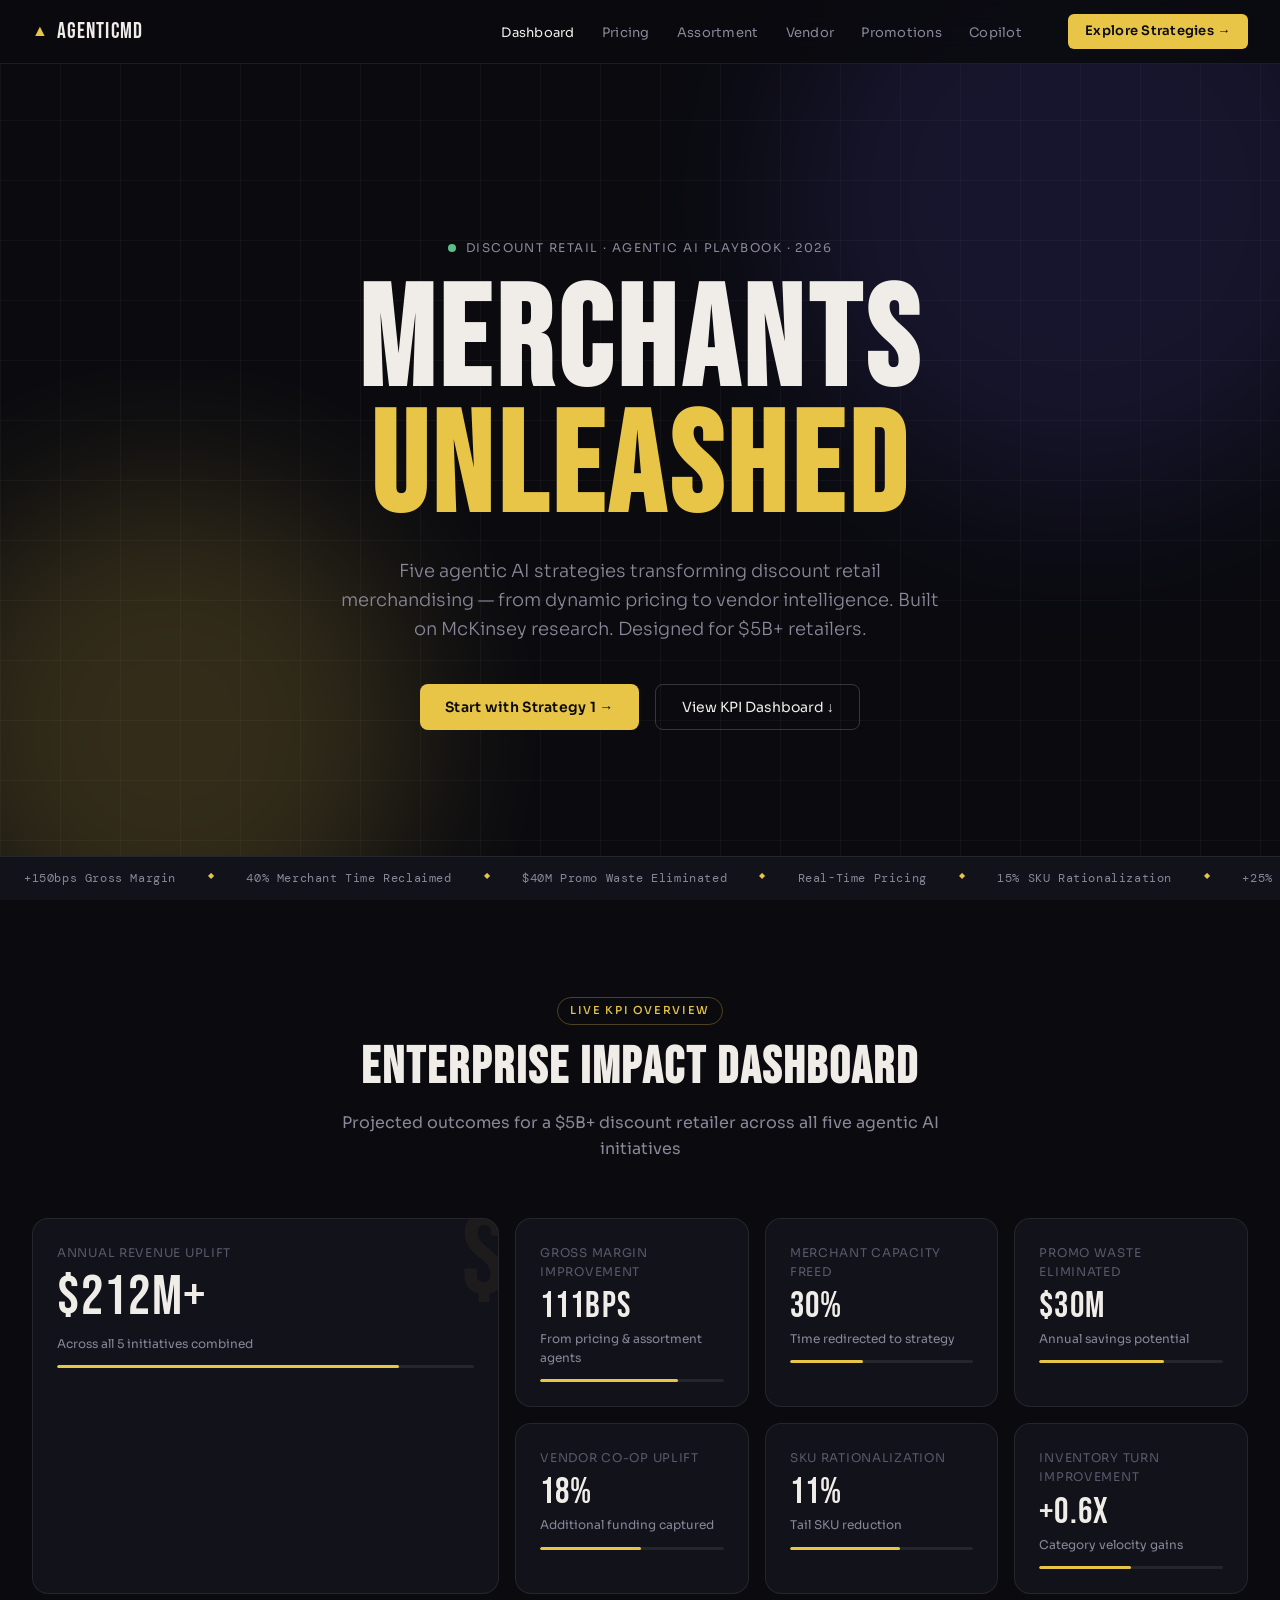
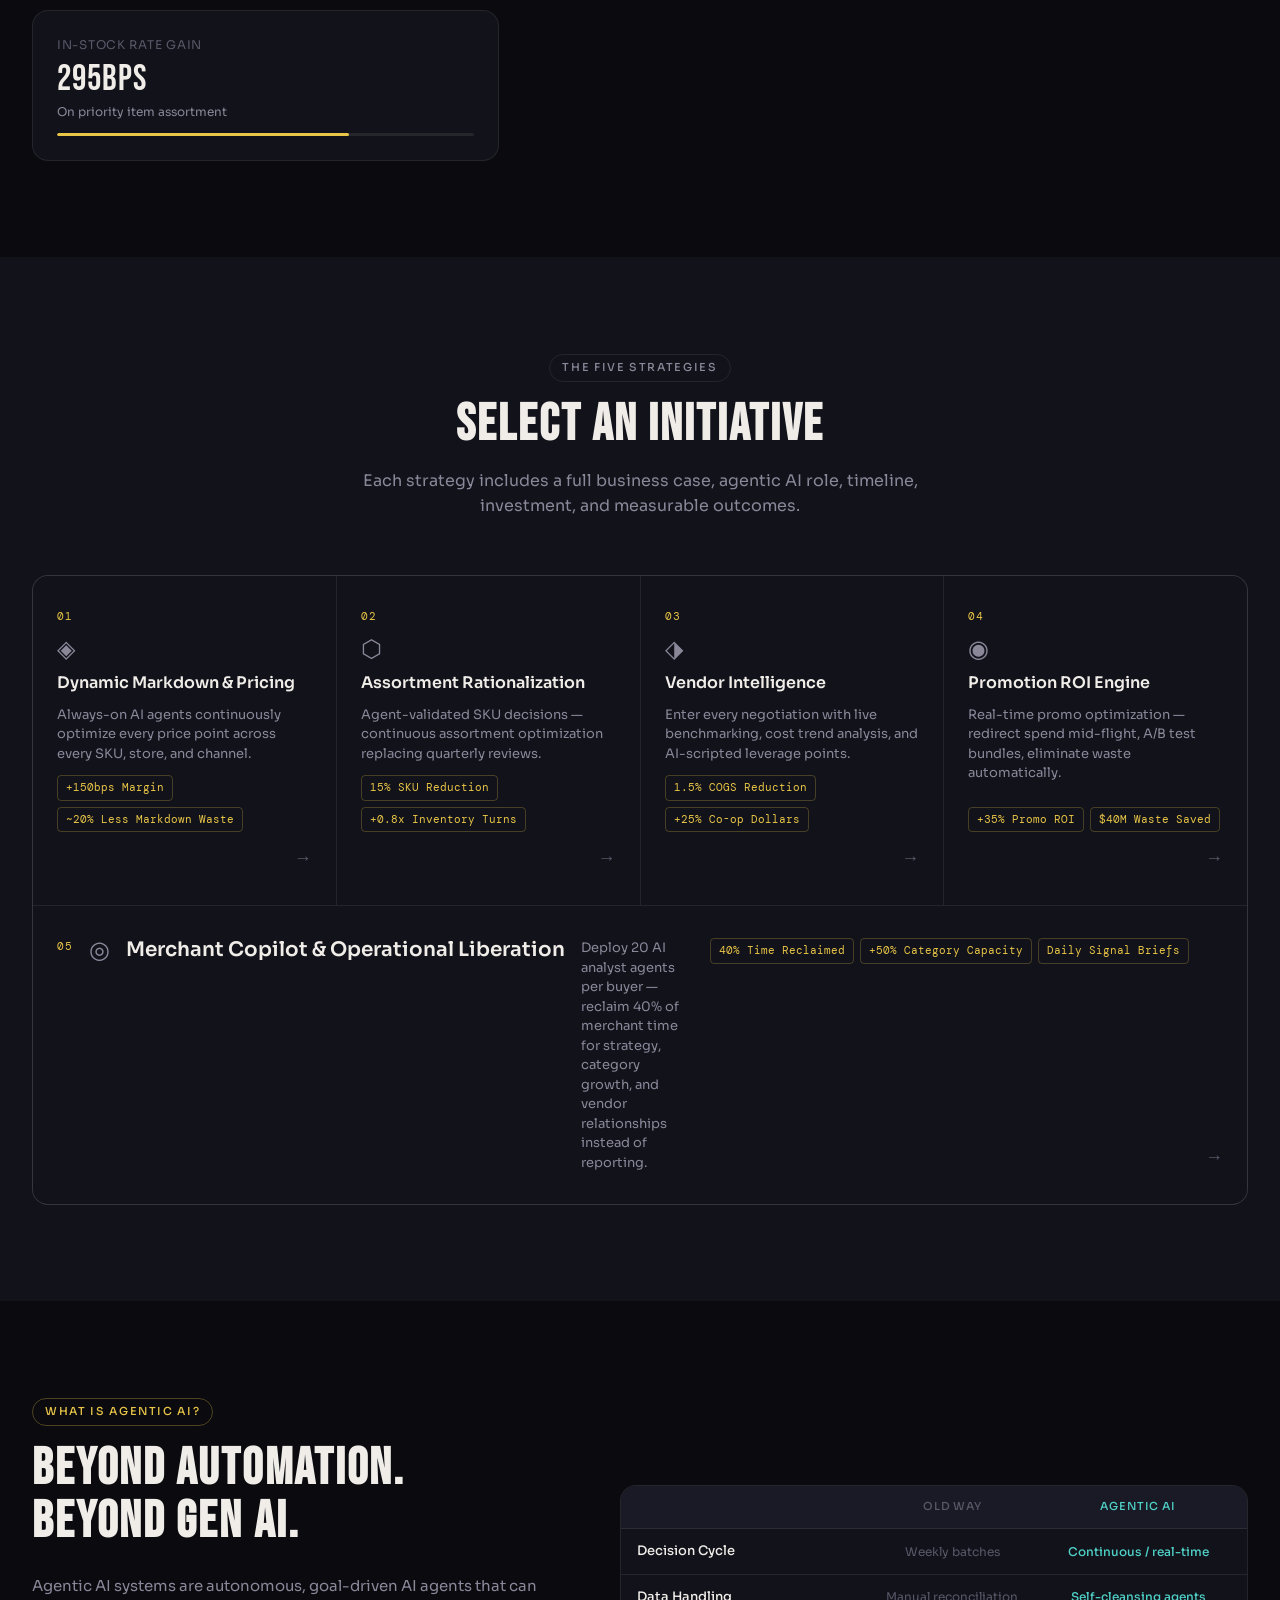
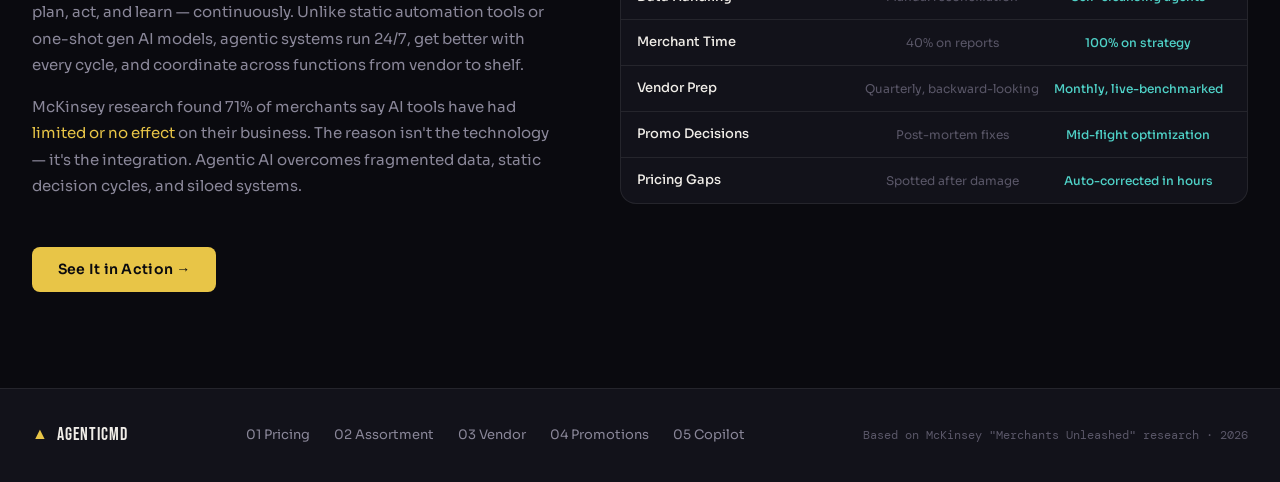
<file: index.html>
<!DOCTYPE html>
<html lang="en">
<head>
<meta charset="UTF-8">
<meta name="viewport" content="width=device-width, initial-scale=1.0">
<title>Agentic AI Merchandising | Discount Retail Strategy 2026</title>
<link rel="stylesheet" href="css/global.css">
<link rel="stylesheet" href="css/index.css">
<link rel="preconnect" href="https://fonts.googleapis.com">
<link href="https://fonts.googleapis.com/css2?family=Bebas+Neue&family=Sora:wght@300;400;500;600&family=DM+Mono:wght@400;500&display=swap" rel="stylesheet">
</head>
<body>

<!-- NAV -->
<nav class="nav" id="mainNav">
  <div class="nav-inner">
    <a href="index.html" class="nav-logo">
      <span class="logo-mark">▲</span>
      <span class="logo-text">AgenticMD</span>
    </a>
    <ul class="nav-links">
      <li><a href="index.html" class="active">Dashboard</a></li>
      <li><a href="strategy1.html">Pricing</a></li>
      <li><a href="strategy2.html">Assortment</a></li>
      <li><a href="strategy3.html">Vendor</a></li>
      <li><a href="strategy4.html">Promotions</a></li>
      <li><a href="strategy5.html">Copilot</a></li>
    </ul>
    <a href="strategy1.html" class="nav-cta">Explore Strategies →</a>
    <button class="nav-hamburger" id="navHamburger" aria-label="Menu">
      <span></span><span></span><span></span>
    </button>
  </div>
  <div class="nav-mobile" id="navMobile">
    <a href="index.html">Dashboard</a>
    <a href="strategy1.html">1. Dynamic Pricing</a>
    <a href="strategy2.html">2. Assortment</a>
    <a href="strategy3.html">3. Vendor Intelligence</a>
    <a href="strategy4.html">4. Promo ROI</a>
    <a href="strategy5.html">5. Merchant Copilot</a>
  </div>
</nav>

<!-- HERO -->
<header class="hero">
  <div class="hero-bg">
    <div class="grid-overlay"></div>
    <div class="orb orb-1"></div>
    <div class="orb orb-2"></div>
  </div>
  <div class="hero-content">
    <div class="hero-eyebrow">
      <span class="pulse-dot"></span>
      Discount Retail · Agentic AI Playbook · 2026
    </div>
    <h1 class="hero-title">
      <span class="title-line">MERCHANTS</span>
      <span class="title-line accent">UNLEASHED</span>
    </h1>
    <p class="hero-sub">Five agentic AI strategies transforming discount retail merchandising — from dynamic pricing to vendor intelligence. Built on McKinsey research. Designed for $5B+ retailers.</p>
    <div class="hero-actions">
      <a href="strategy1.html" class="btn-primary">Start with Strategy 1 →</a>
      <a href="#kpis" class="btn-ghost">View KPI Dashboard ↓</a>
    </div>
  </div>
  <div class="hero-ticker">
    <div class="ticker-inner">
      <span>+150bps Gross Margin</span>
      <span class="sep">◆</span>
      <span>40% Merchant Time Reclaimed</span>
      <span class="sep">◆</span>
      <span>$40M Promo Waste Eliminated</span>
      <span class="sep">◆</span>
      <span>Real-Time Pricing</span>
      <span class="sep">◆</span>
      <span>15% SKU Rationalization</span>
      <span class="sep">◆</span>
      <span>+25% Vendor Co-op Funding</span>
      <span class="sep">◆</span>
      <span>+150bps Gross Margin</span>
      <span class="sep">◆</span>
      <span>40% Merchant Time Reclaimed</span>
      <span class="sep">◆</span>
      <span>$40M Promo Waste Eliminated</span>
      <span class="sep">◆</span>
      <span>Real-Time Pricing</span>
      <span class="sep">◆</span>
    </div>
  </div>
</header>

<!-- KPI DASHBOARD -->
<section class="section" id="kpis">
  <div class="container">
    <div class="section-header">
      <div class="section-tag">Live KPI Overview</div>
      <h2 class="section-title">Enterprise Impact Dashboard</h2>
      <p class="section-desc">Projected outcomes for a $5B+ discount retailer across all five agentic AI initiatives</p>
    </div>

    <div class="kpi-grid">
      <div class="kpi-card kpi-large">
        <div class="kpi-bg-text">$</div>
        <div class="kpi-label">Annual Revenue Uplift</div>
        <div class="kpi-value" data-target="287" data-prefix="$" data-suffix="M+">$0M</div>
        <div class="kpi-sub">Across all 5 initiatives combined</div>
        <div class="kpi-bar"><div class="kpi-bar-fill" style="--pct:82%"></div></div>
      </div>
      <div class="kpi-card">
        <div class="kpi-label">Gross Margin Improvement</div>
        <div class="kpi-value" data-target="150" data-suffix="bps">0bps</div>
        <div class="kpi-sub">From pricing & assortment agents</div>
        <div class="kpi-bar"><div class="kpi-bar-fill" style="--pct:75%"></div></div>
      </div>
      <div class="kpi-card">
        <div class="kpi-label">Merchant Capacity Freed</div>
        <div class="kpi-value" data-target="40" data-suffix="%">0%</div>
        <div class="kpi-sub">Time redirected to strategy</div>
        <div class="kpi-bar"><div class="kpi-bar-fill" style="--pct:40%"></div></div>
      </div>
      <div class="kpi-card">
        <div class="kpi-label">Promo Waste Eliminated</div>
        <div class="kpi-value" data-target="40" data-prefix="$" data-suffix="M">$0M</div>
        <div class="kpi-sub">Annual savings potential</div>
        <div class="kpi-bar"><div class="kpi-bar-fill" style="--pct:68%"></div></div>
      </div>
      <div class="kpi-card">
        <div class="kpi-label">Vendor Co-op Uplift</div>
        <div class="kpi-value" data-target="25" data-suffix="%">0%</div>
        <div class="kpi-sub">Additional funding captured</div>
        <div class="kpi-bar"><div class="kpi-bar-fill" style="--pct:55%"></div></div>
      </div>
      <div class="kpi-card">
        <div class="kpi-label">SKU Rationalization</div>
        <div class="kpi-value" data-target="15" data-suffix="%">0%</div>
        <div class="kpi-sub">Tail SKU reduction</div>
        <div class="kpi-bar"><div class="kpi-bar-fill" style="--pct:60%"></div></div>
      </div>
      <div class="kpi-card">
        <div class="kpi-label">Inventory Turn Improvement</div>
        <div class="kpi-value" data-target="0.8" data-prefix="+" data-suffix="x" data-decimals="1">+0.0x</div>
        <div class="kpi-sub">Category velocity gains</div>
        <div class="kpi-bar"><div class="kpi-bar-fill" style="--pct:50%"></div></div>
      </div>
      <div class="kpi-card">
        <div class="kpi-label">In-Stock Rate Gain</div>
        <div class="kpi-value" data-target="400" data-suffix="bps">0bps</div>
        <div class="kpi-sub">On priority item assortment</div>
        <div class="kpi-bar"><div class="kpi-bar-fill" style="--pct:70%"></div></div>
      </div>
    </div>
  </div>
</section>

<!-- STRATEGY CARDS OVERVIEW -->
<section class="section section-dark" id="strategies">
  <div class="container">
    <div class="section-header">
      <div class="section-tag light">The Five Strategies</div>
      <h2 class="section-title light">Select an Initiative</h2>
      <p class="section-desc light">Each strategy includes a full business case, agentic AI role, timeline, investment, and measurable outcomes.</p>
    </div>

    <div class="strategy-cards">

      <a href="strategy1.html" class="strat-card" data-index="01">
        <div class="strat-num">01</div>
        <div class="strat-icon">◈</div>
        <h3 class="strat-name">Dynamic Markdown & Pricing</h3>
        <p class="strat-desc">Always-on AI agents continuously optimize every price point across every SKU, store, and channel.</p>
        <div class="strat-metrics">
          <span>+150bps Margin</span>
          <span>~20% Less Markdown Waste</span>
        </div>
        <div class="strat-arrow">→</div>
      </a>

      <a href="strategy2.html" class="strat-card" data-index="02">
        <div class="strat-num">02</div>
        <div class="strat-icon">⬡</div>
        <h3 class="strat-name">Assortment Rationalization</h3>
        <p class="strat-desc">Agent-validated SKU decisions — continuous assortment optimization replacing quarterly reviews.</p>
        <div class="strat-metrics">
          <span>15% SKU Reduction</span>
          <span>+0.8x Inventory Turns</span>
        </div>
        <div class="strat-arrow">→</div>
      </a>

      <a href="strategy3.html" class="strat-card" data-index="03">
        <div class="strat-num">03</div>
        <div class="strat-icon">⬗</div>
        <h3 class="strat-name">Vendor Intelligence</h3>
        <p class="strat-desc">Enter every negotiation with live benchmarking, cost trend analysis, and AI-scripted leverage points.</p>
        <div class="strat-metrics">
          <span>1.5% COGS Reduction</span>
          <span>+25% Co-op Dollars</span>
        </div>
        <div class="strat-arrow">→</div>
      </a>

      <a href="strategy4.html" class="strat-card" data-index="04">
        <div class="strat-num">04</div>
        <div class="strat-icon">◉</div>
        <h3 class="strat-name">Promotion ROI Engine</h3>
        <p class="strat-desc">Real-time promo optimization — redirect spend mid-flight, A/B test bundles, eliminate waste automatically.</p>
        <div class="strat-metrics">
          <span>+35% Promo ROI</span>
          <span>$40M Waste Saved</span>
        </div>
        <div class="strat-arrow">→</div>
      </a>

      <a href="strategy5.html" class="strat-card strat-card-wide" data-index="05">
        <div class="strat-num">05</div>
        <div class="strat-icon">◎</div>
        <h3 class="strat-name">Merchant Copilot & Operational Liberation</h3>
        <p class="strat-desc">Deploy 20 AI analyst agents per buyer — reclaim 40% of merchant time for strategy, category growth, and vendor relationships instead of reporting.</p>
        <div class="strat-metrics">
          <span>40% Time Reclaimed</span>
          <span>+50% Category Capacity</span>
          <span>Daily Signal Briefs</span>
        </div>
        <div class="strat-arrow">→</div>
      </a>

    </div>
  </div>
</section>

<!-- AGENTIC AI EXPLAINER -->
<section class="section" id="agentic">
  <div class="container">
    <div class="explainer-grid">
      <div class="explainer-left">
        <div class="section-tag">What Is Agentic AI?</div>
        <h2 class="explainer-title">Beyond Automation.<br>Beyond Gen AI.</h2>
        <p class="explainer-body">Agentic AI systems are autonomous, goal-driven AI agents that can plan, act, and learn — continuously. Unlike static automation tools or one-shot gen AI models, agentic systems run 24/7, get better with every cycle, and coordinate across functions from vendor to shelf.</p>
        <p class="explainer-body">McKinsey research found 71% of merchants say AI tools have had <em>limited or no effect</em> on their business. The reason isn't the technology — it's the integration. Agentic AI overcomes fragmented data, static decision cycles, and siloed systems.</p>
        <a href="strategy1.html" class="btn-primary" style="margin-top:2rem; display:inline-block;">See It in Action →</a>
      </div>
      <div class="explainer-right">
        <div class="compare-table">
          <div class="compare-header">
            <div></div>
            <div class="compare-col-head old">Old Way</div>
            <div class="compare-col-head new">Agentic AI</div>
          </div>
          <div class="compare-row">
            <div class="compare-label">Decision Cycle</div>
            <div class="compare-old">Weekly batches</div>
            <div class="compare-new">Continuous / real-time</div>
          </div>
          <div class="compare-row">
            <div class="compare-label">Data Handling</div>
            <div class="compare-old">Manual reconciliation</div>
            <div class="compare-new">Self-cleansing agents</div>
          </div>
          <div class="compare-row">
            <div class="compare-label">Merchant Time</div>
            <div class="compare-old">40% on reports</div>
            <div class="compare-new">100% on strategy</div>
          </div>
          <div class="compare-row">
            <div class="compare-label">Vendor Prep</div>
            <div class="compare-old">Quarterly, backward-looking</div>
            <div class="compare-new">Monthly, live-benchmarked</div>
          </div>
          <div class="compare-row">
            <div class="compare-label">Promo Decisions</div>
            <div class="compare-old">Post-mortem fixes</div>
            <div class="compare-new">Mid-flight optimization</div>
          </div>
          <div class="compare-row">
            <div class="compare-label">Pricing Gaps</div>
            <div class="compare-old">Spotted after damage</div>
            <div class="compare-new">Auto-corrected in hours</div>
          </div>
        </div>
      </div>
    </div>
  </div>
</section>

<!-- FOOTER -->
<footer class="footer">
  <div class="container">
    <div class="footer-inner">
      <div class="footer-logo">
        <span class="logo-mark">▲</span> AgenticMD
      </div>
      <div class="footer-nav">
        <a href="strategy1.html">01 Pricing</a>
        <a href="strategy2.html">02 Assortment</a>
        <a href="strategy3.html">03 Vendor</a>
        <a href="strategy4.html">04 Promotions</a>
        <a href="strategy5.html">05 Copilot</a>
      </div>
      <div class="footer-note">Based on McKinsey "Merchants Unleashed" research · 2026</div>
    </div>
  </div>
</footer>

<script src="js/global.js"></script>
<script src="js/index.js"></script>
</body>
</html>
</file>
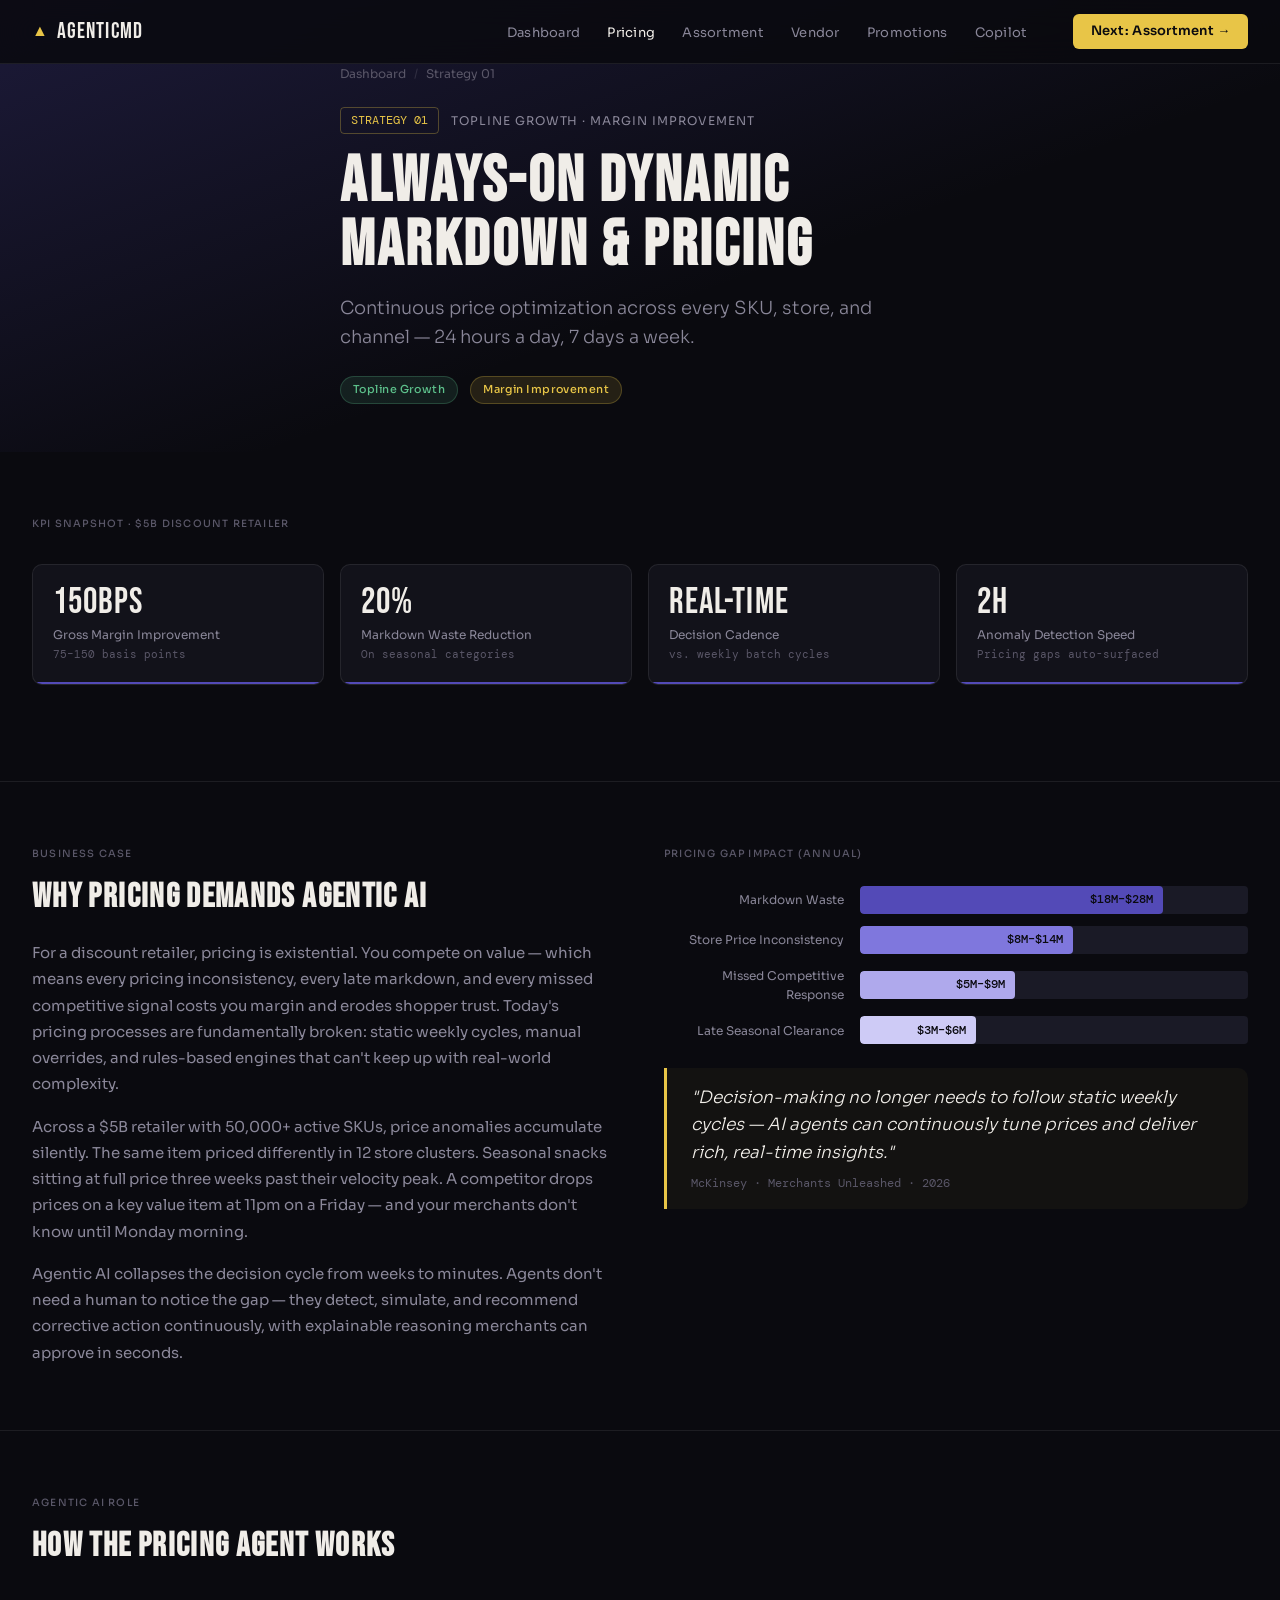
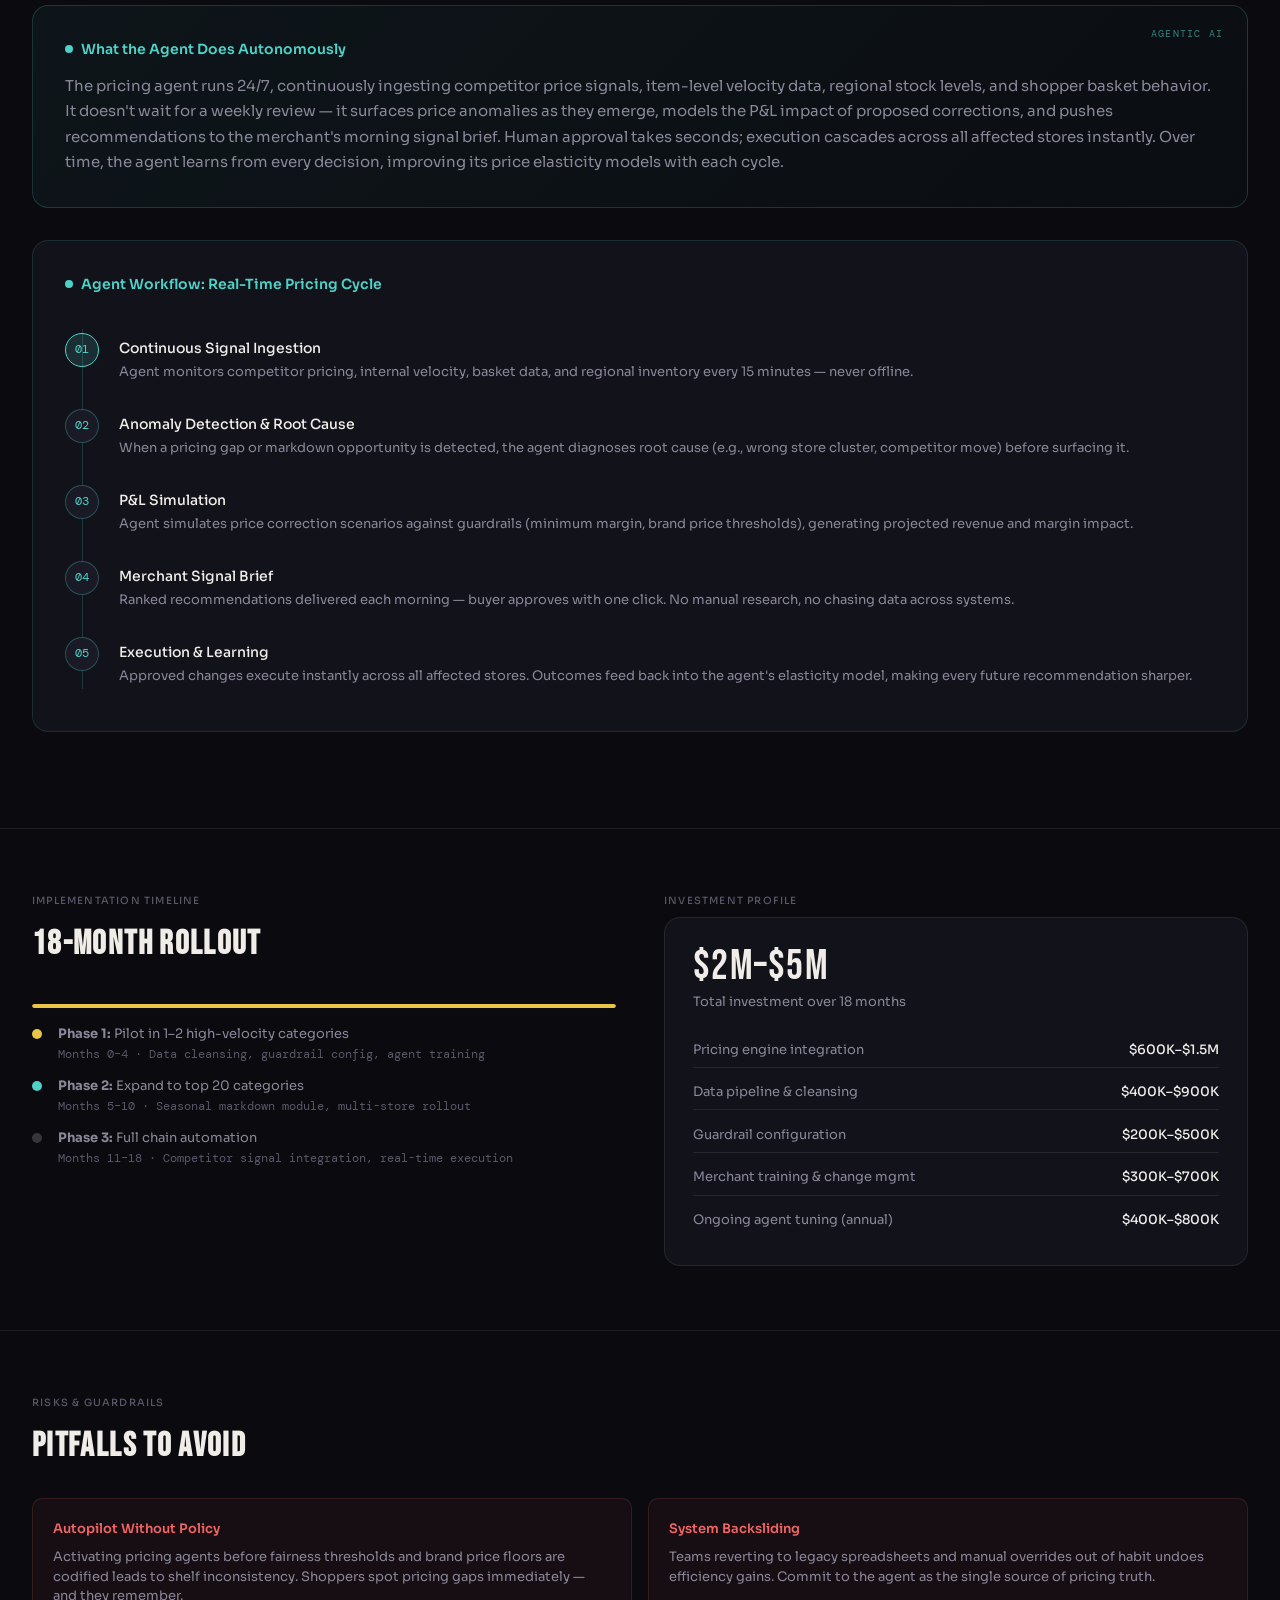
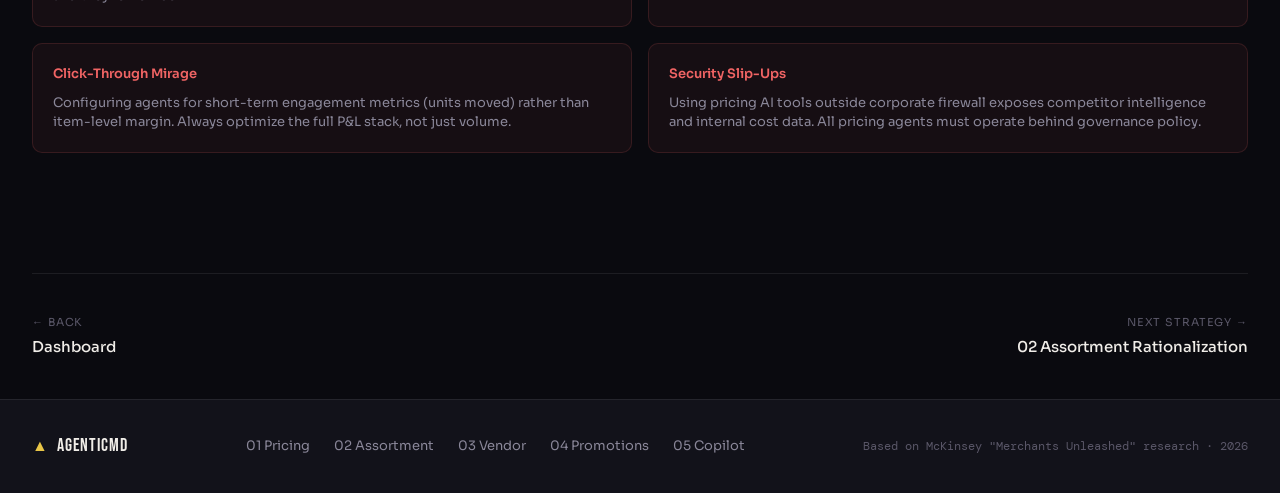
<file: strategy1.html>
<!DOCTYPE html>
<html lang="en">
<head>
<meta charset="UTF-8">
<meta name="viewport" content="width=device-width, initial-scale=1.0">
<title>Strategy 1: Dynamic Pricing | AgenticMD</title>
<link rel="stylesheet" href="css/global.css">
<link rel="stylesheet" href="css/strategy.css">
<link rel="preconnect" href="https://fonts.googleapis.com">
<link href="https://fonts.googleapis.com/css2?family=Bebas+Neue&family=Sora:wght@300;400;500;600&family=DM+Mono:wght@400;500&display=swap" rel="stylesheet">
</head>
<body>

<nav class="nav" id="mainNav">
  <div class="nav-inner">
    <a href="index.html" class="nav-logo"><span class="logo-mark">▲</span><span class="logo-text">AgenticMD</span></a>
    <ul class="nav-links">
      <li><a href="index.html">Dashboard</a></li>
      <li><a href="strategy1.html" class="active">Pricing</a></li>
      <li><a href="strategy2.html">Assortment</a></li>
      <li><a href="strategy3.html">Vendor</a></li>
      <li><a href="strategy4.html">Promotions</a></li>
      <li><a href="strategy5.html">Copilot</a></li>
    </ul>
    <a href="strategy2.html" class="nav-cta">Next: Assortment →</a>
    <button class="nav-hamburger" id="navHamburger"><span></span><span></span><span></span></button>
  </div>
  <div class="nav-mobile" id="navMobile">
    <a href="index.html">Dashboard</a>
    <a href="strategy1.html">1. Dynamic Pricing</a>
    <a href="strategy2.html">2. Assortment</a>
    <a href="strategy3.html">3. Vendor Intelligence</a>
    <a href="strategy4.html">4. Promo ROI</a>
    <a href="strategy5.html">5. Merchant Copilot</a>
  </div>
</nav>

<header class="page-hero hero-s1">
  <div class="page-hero-bg"></div>
  <div class="container">
    <div class="breadcrumb">
      <a href="index.html">Dashboard</a>
      <span class="sep">/</span>
      <span>Strategy 01</span>
    </div>
    <div class="page-eyebrow">
      <span class="page-num">STRATEGY 01</span>
      <span class="page-category">Topline Growth · Margin Improvement</span>
    </div>
    <h1 class="page-title">ALWAYS-ON DYNAMIC<br>MARKDOWN & PRICING</h1>
    <p class="page-tagline">Continuous price optimization across every SKU, store, and channel — 24 hours a day, 7 days a week.</p>
    <div style="display:flex; gap:0.75rem; margin-top:1.5rem; flex-wrap:wrap;">
      <span class="tag-pill tag-topline">Topline Growth</span>
      <span class="tag-pill tag-margin">Margin Improvement</span>
    </div>
  </div>
</header>

<main>
  <!-- METRICS SNAPSHOT -->
  <section class="content-section">
    <div class="container">
      <div class="label-sm">KPI Snapshot · $5B Discount Retailer</div>
      <div class="metric-row">
        <div class="metric-box" style="--accent-color:#534AB7">
          <div class="val" id="m1a">0</div>
          <div class="metric-name">Gross Margin Improvement</div>
          <div class="metric-context">75–150 basis points</div>
        </div>
        <div class="metric-box" style="--accent-color:#534AB7">
          <div class="val" id="m1b">0%</div>
          <div class="metric-name">Markdown Waste Reduction</div>
          <div class="metric-context">On seasonal categories</div>
        </div>
        <div class="metric-box" style="--accent-color:#534AB7">
          <div class="val">Real-Time</div>
          <div class="metric-name">Decision Cadence</div>
          <div class="metric-context">vs. weekly batch cycles</div>
        </div>
        <div class="metric-box" style="--accent-color:#534AB7">
          <div class="val" id="m1c">0h</div>
          <div class="metric-name">Anomaly Detection Speed</div>
          <div class="metric-context">Pricing gaps auto-surfaced</div>
        </div>
      </div>
    </div>
  </section>

  <!-- BUSINESS CASE -->
  <section class="content-section">
    <div class="container">
      <div class="two-col">
        <div>
          <div class="label-sm">Business Case</div>
          <h2 class="content-title">Why Pricing Demands Agentic AI</h2>
          <p class="body-text">For a discount retailer, pricing is existential. You compete on value — which means every pricing inconsistency, every late markdown, and every missed competitive signal costs you margin and erodes shopper trust. Today's pricing processes are fundamentally broken: static weekly cycles, manual overrides, and rules-based engines that can't keep up with real-world complexity.</p>
          <p class="body-text" style="margin-top:1rem;">Across a $5B retailer with 50,000+ active SKUs, price anomalies accumulate silently. The same item priced differently in 12 store clusters. Seasonal snacks sitting at full price three weeks past their velocity peak. A competitor drops prices on a key value item at 11pm on a Friday — and your merchants don't know until Monday morning.</p>
          <p class="body-text" style="margin-top:1rem;">Agentic AI collapses the decision cycle from weeks to minutes. Agents don't need a human to notice the gap — they detect, simulate, and recommend corrective action continuously, with explainable reasoning merchants can approve in seconds.</p>
        </div>
        <div>
          <div class="label-sm" style="margin-bottom:1rem;">Pricing Gap Impact (Annual)</div>
          <div class="roi-bar-chart">
            <div class="roi-bar-row">
              <div class="roi-bar-label">Markdown Waste</div>
              <div class="roi-bar-track"><div class="roi-bar-fill" style="--bar-color:#534AB7" data-w="78"><span class="roi-bar-val">$18M–$28M</span></div></div>
            </div>
            <div class="roi-bar-row">
              <div class="roi-bar-label">Store Price Inconsistency</div>
              <div class="roi-bar-track"><div class="roi-bar-fill" style="--bar-color:#7F77DD" data-w="55"><span class="roi-bar-val">$8M–$14M</span></div></div>
            </div>
            <div class="roi-bar-row">
              <div class="roi-bar-label">Missed Competitive Response</div>
              <div class="roi-bar-track"><div class="roi-bar-fill" style="--bar-color:#AFA9EC" data-w="40"><span class="roi-bar-val">$5M–$9M</span></div></div>
            </div>
            <div class="roi-bar-row">
              <div class="roi-bar-label">Late Seasonal Clearance</div>
              <div class="roi-bar-track"><div class="roi-bar-fill" style="--bar-color:#CECBF6" data-w="30"><span class="roi-bar-val">$3M–$6M</span></div></div>
            </div>
          </div>

          <div class="quote-block" style="margin-top:1.5rem;">
            <div class="quote-text">"Decision-making no longer needs to follow static weekly cycles — AI agents can continuously tune prices and deliver rich, real-time insights."</div>
            <div class="quote-source">McKinsey · Merchants Unleashed · 2026</div>
          </div>
        </div>
      </div>
    </div>
  </section>

  <!-- AGENTIC AI ROLE -->
  <section class="content-section">
    <div class="container">
      <div class="label-sm">Agentic AI Role</div>
      <h2 class="content-title">How the Pricing Agent Works</h2>

      <div class="ai-agent-block">
        <div class="ai-agent-title">What the Agent Does Autonomously</div>
        <p class="ai-agent-text">The pricing agent runs 24/7, continuously ingesting competitor price signals, item-level velocity data, regional stock levels, and shopper basket behavior. It doesn't wait for a weekly review — it surfaces price anomalies as they emerge, models the P&L impact of proposed corrections, and pushes recommendations to the merchant's morning signal brief. Human approval takes seconds; execution cascades across all affected stores instantly. Over time, the agent learns from every decision, improving its price elasticity models with each cycle.</p>
      </div>

      <div class="agent-workflow">
        <div class="ai-agent-title">Agent Workflow: Real-Time Pricing Cycle</div>
        <div class="workflow-steps" id="workflowSteps1">
          <div class="workflow-step active" data-step="0">
            <div class="step-indicator">01</div>
            <div class="step-content">
              <div class="step-title">Continuous Signal Ingestion</div>
              <div class="step-desc">Agent monitors competitor pricing, internal velocity, basket data, and regional inventory every 15 minutes — never offline.</div>
            </div>
          </div>
          <div class="workflow-step" data-step="1">
            <div class="step-indicator">02</div>
            <div class="step-content">
              <div class="step-title">Anomaly Detection & Root Cause</div>
              <div class="step-desc">When a pricing gap or markdown opportunity is detected, the agent diagnoses root cause (e.g., wrong store cluster, competitor move) before surfacing it.</div>
            </div>
          </div>
          <div class="workflow-step" data-step="2">
            <div class="step-indicator">03</div>
            <div class="step-content">
              <div class="step-title">P&L Simulation</div>
              <div class="step-desc">Agent simulates price correction scenarios against guardrails (minimum margin, brand price thresholds), generating projected revenue and margin impact.</div>
            </div>
          </div>
          <div class="workflow-step" data-step="3">
            <div class="step-indicator">04</div>
            <div class="step-content">
              <div class="step-title">Merchant Signal Brief</div>
              <div class="step-desc">Ranked recommendations delivered each morning — buyer approves with one click. No manual research, no chasing data across systems.</div>
            </div>
          </div>
          <div class="workflow-step" data-step="4">
            <div class="step-indicator">05</div>
            <div class="step-content">
              <div class="step-title">Execution & Learning</div>
              <div class="step-desc">Approved changes execute instantly across all affected stores. Outcomes feed back into the agent's elasticity model, making every future recommendation sharper.</div>
            </div>
          </div>
        </div>
      </div>
    </div>
  </section>

  <!-- TIMELINE + INVESTMENT -->
  <section class="content-section">
    <div class="container">
      <div class="two-col">
        <div>
          <div class="label-sm">Implementation Timeline</div>
          <h2 class="content-title">18-Month Rollout</h2>
          <div class="timeline">
            <div class="timeline-track"><div class="timeline-fill" style="--fill:100%"></div></div>
            <div class="timeline-phases">
              <div class="timeline-phase">
                <div class="phase-dot done"></div>
                <div>
                  <div class="phase-label"><strong>Phase 1:</strong> Pilot in 1–2 high-velocity categories</div>
                  <div class="phase-period">Months 0–4 · Data cleansing, guardrail config, agent training</div>
                </div>
              </div>
              <div class="timeline-phase">
                <div class="phase-dot active"></div>
                <div>
                  <div class="phase-label"><strong>Phase 2:</strong> Expand to top 20 categories</div>
                  <div class="phase-period">Months 5–10 · Seasonal markdown module, multi-store rollout</div>
                </div>
              </div>
              <div class="timeline-phase">
                <div class="phase-dot"></div>
                <div>
                  <div class="phase-label"><strong>Phase 3:</strong> Full chain automation</div>
                  <div class="phase-period">Months 11–18 · Competitor signal integration, real-time execution</div>
                </div>
              </div>
            </div>
          </div>
        </div>
        <div>
          <div class="label-sm">Investment Profile</div>
          <div class="investment-box">
            <div class="inv-amount">$2M–$5M</div>
            <div class="inv-period">Total investment over 18 months</div>
            <div class="inv-breakdown">
              <div class="inv-row"><span>Pricing engine integration</span><strong>$600K–$1.5M</strong></div>
              <div class="inv-row"><span>Data pipeline & cleansing</span><strong>$400K–$900K</strong></div>
              <div class="inv-row"><span>Guardrail configuration</span><strong>$200K–$500K</strong></div>
              <div class="inv-row"><span>Merchant training & change mgmt</span><strong>$300K–$700K</strong></div>
              <div class="inv-row"><span>Ongoing agent tuning (annual)</span><strong>$400K–$800K</strong></div>
            </div>
          </div>
        </div>
      </div>
    </div>
  </section>

  <!-- GUARDRAILS / PITFALLS -->
  <section class="content-section">
    <div class="container">
      <div class="label-sm">Risks & Guardrails</div>
      <h2 class="content-title">Pitfalls to Avoid</h2>
      <div class="pitfalls-grid">
        <div class="pitfall-card">
          <div class="pitfall-title">Autopilot Without Policy</div>
          <div class="pitfall-desc">Activating pricing agents before fairness thresholds and brand price floors are codified leads to shelf inconsistency. Shoppers spot pricing gaps immediately — and they remember.</div>
        </div>
        <div class="pitfall-card">
          <div class="pitfall-title">System Backsliding</div>
          <div class="pitfall-desc">Teams reverting to legacy spreadsheets and manual overrides out of habit undoes efficiency gains. Commit to the agent as the single source of pricing truth.</div>
        </div>
        <div class="pitfall-card">
          <div class="pitfall-title">Click-Through Mirage</div>
          <div class="pitfall-desc">Configuring agents for short-term engagement metrics (units moved) rather than item-level margin. Always optimize the full P&L stack, not just volume.</div>
        </div>
        <div class="pitfall-card">
          <div class="pitfall-title">Security Slip-Ups</div>
          <div class="pitfall-desc">Using pricing AI tools outside corporate firewall exposes competitor intelligence and internal cost data. All pricing agents must operate behind governance policy.</div>
        </div>
      </div>
    </div>
  </section>

  <div class="container">
    <div class="strategy-nav">
      <a href="index.html" class="snav-back">
        <span class="snav-label">← Back</span>
        <span class="snav-title">Dashboard</span>
      </a>
      <a href="strategy2.html" class="snav-next">
        <span class="snav-label">Next Strategy →</span>
        <span class="snav-title">02 Assortment Rationalization</span>
      </a>
    </div>
  </div>
</main>

<footer class="footer">
  <div class="container">
    <div class="footer-inner">
      <div class="footer-logo"><span class="logo-mark">▲</span> AgenticMD</div>
      <div class="footer-nav">
        <a href="strategy1.html">01 Pricing</a>
        <a href="strategy2.html">02 Assortment</a>
        <a href="strategy3.html">03 Vendor</a>
        <a href="strategy4.html">04 Promotions</a>
        <a href="strategy5.html">05 Copilot</a>
      </div>
      <div class="footer-note">Based on McKinsey "Merchants Unleashed" research · 2026</div>
    </div>
  </div>
</footer>

<script src="js/global.js"></script>
<script>
  animateCounters([
    { id: 'm1a', target: 150, suffix: 'bps', duration: 1800 },
    { id: 'm1b', target: 20, suffix: '%', duration: 1500 },
    { id: 'm1c', target: 2, suffix: 'h', duration: 1200 }
  ]);
  animateBars();
</script>
</body>
</html>
</file>
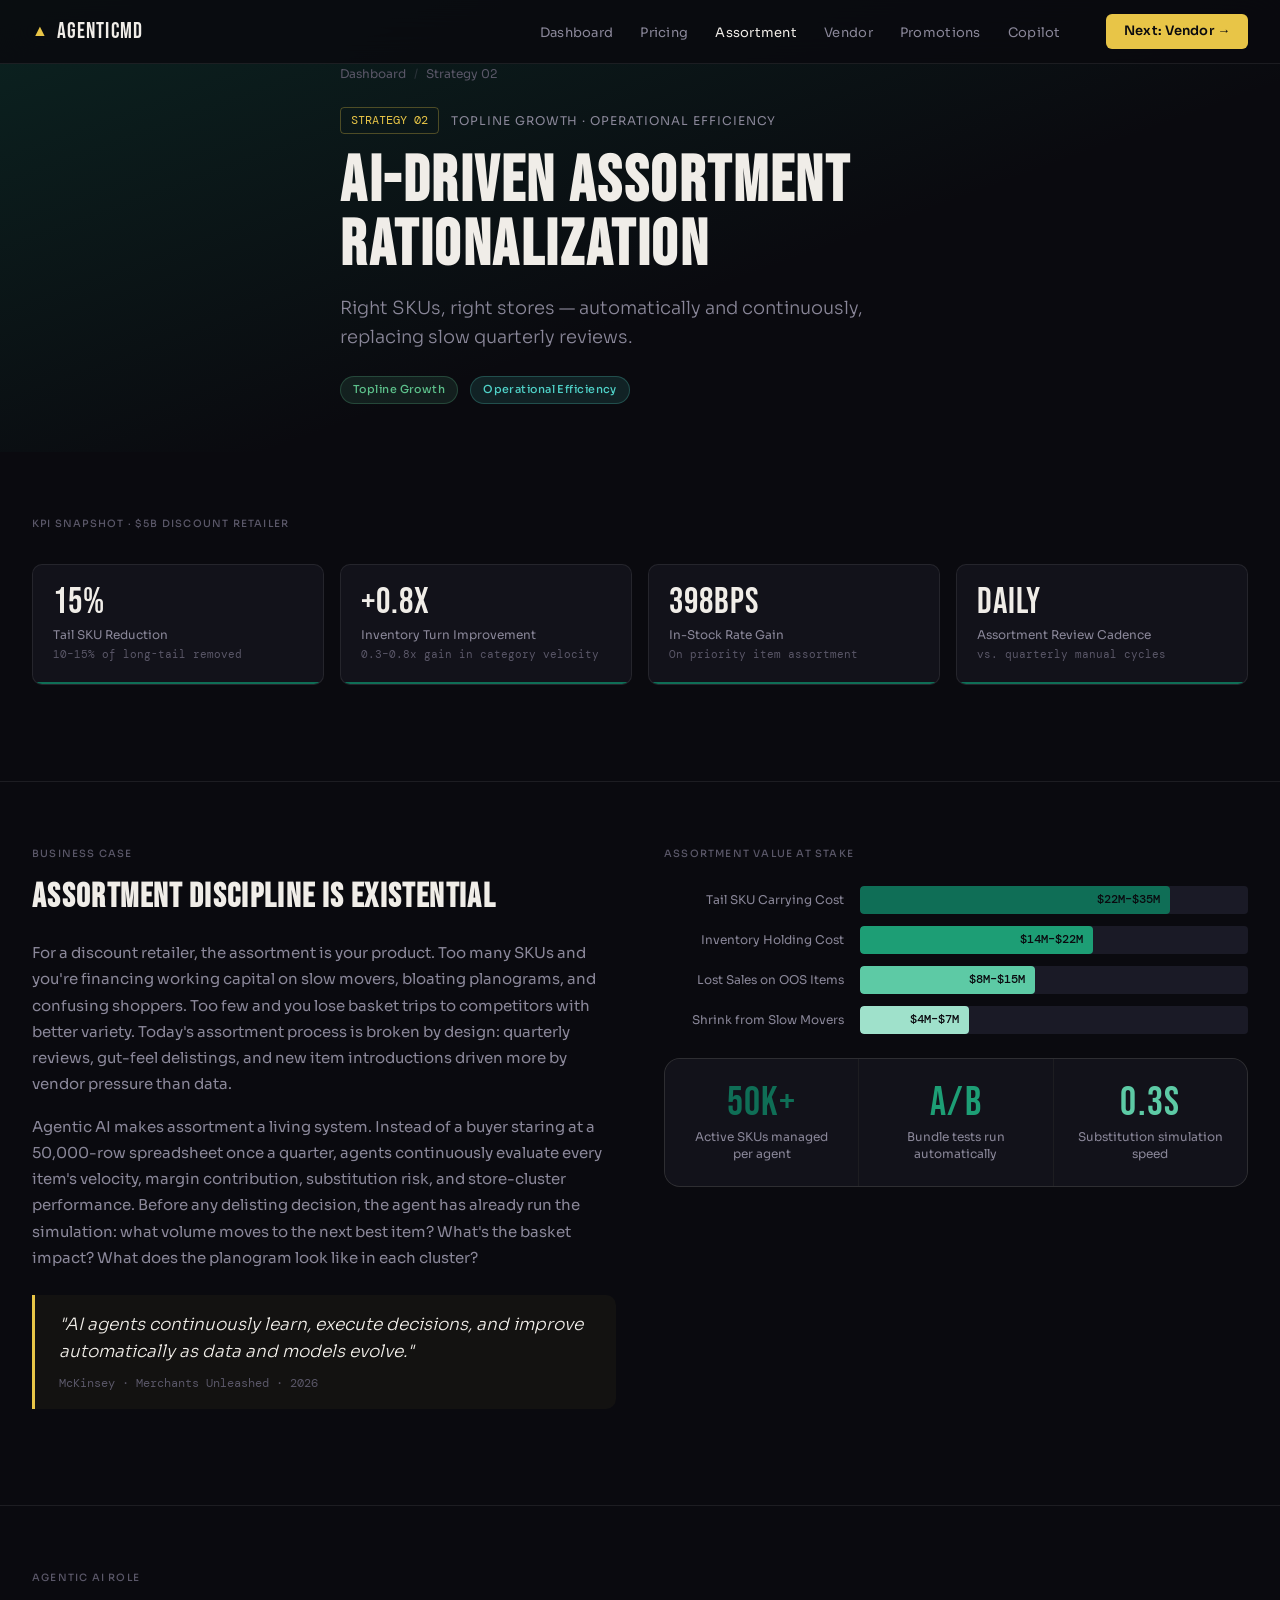
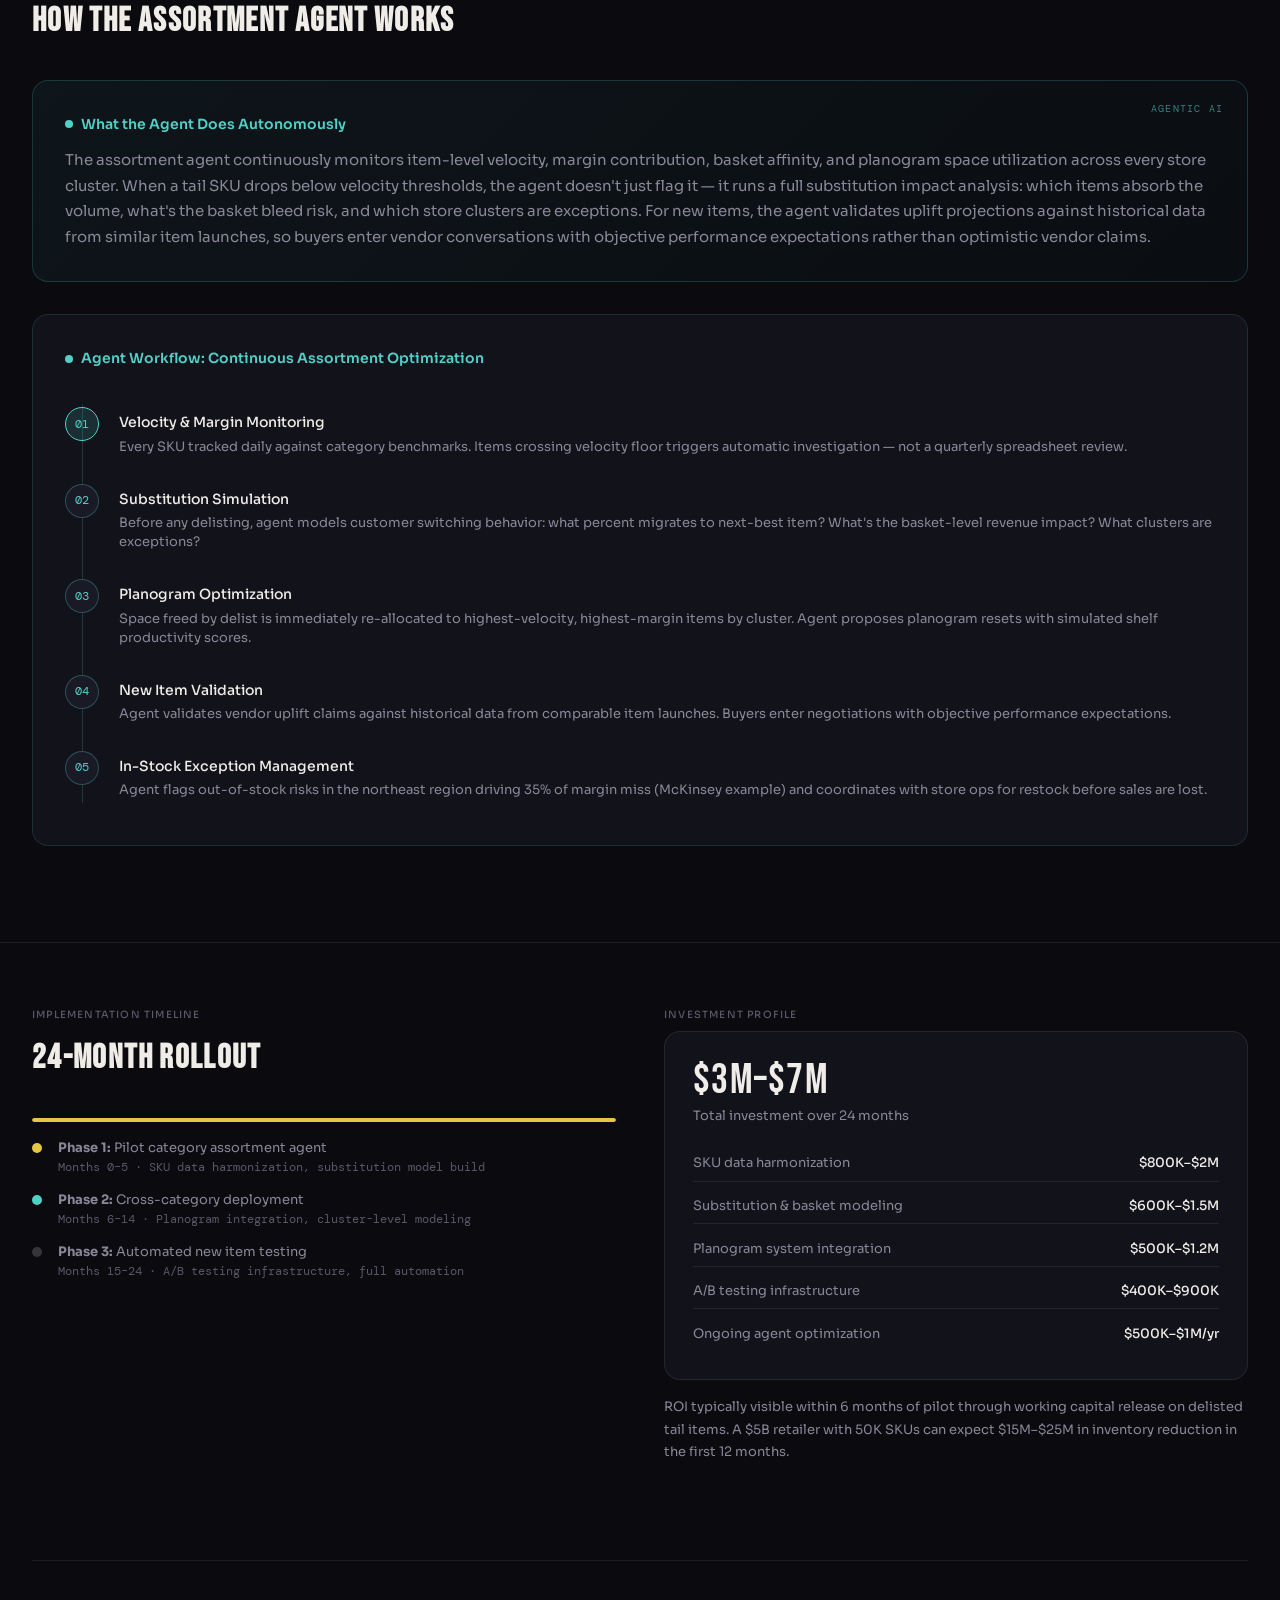
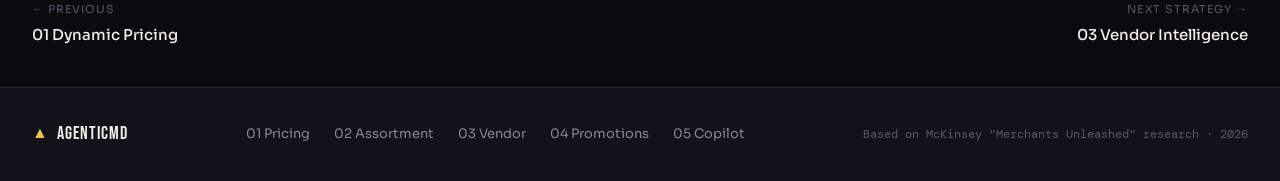
<file: strategy2.html>
<!DOCTYPE html>
<html lang="en">
<head>
<meta charset="UTF-8">
<meta name="viewport" content="width=device-width, initial-scale=1.0">
<title>Strategy 2: Assortment Rationalization | AgenticMD</title>
<link rel="stylesheet" href="css/global.css">
<link rel="stylesheet" href="css/strategy.css">
<link rel="preconnect" href="https://fonts.googleapis.com">
<link href="https://fonts.googleapis.com/css2?family=Bebas+Neue&family=Sora:wght@300;400;500;600&family=DM+Mono:wght@400;500&display=swap" rel="stylesheet">
</head>
<body>

<nav class="nav" id="mainNav">
  <div class="nav-inner">
    <a href="index.html" class="nav-logo"><span class="logo-mark">▲</span><span class="logo-text">AgenticMD</span></a>
    <ul class="nav-links">
      <li><a href="index.html">Dashboard</a></li>
      <li><a href="strategy1.html">Pricing</a></li>
      <li><a href="strategy2.html" class="active">Assortment</a></li>
      <li><a href="strategy3.html">Vendor</a></li>
      <li><a href="strategy4.html">Promotions</a></li>
      <li><a href="strategy5.html">Copilot</a></li>
    </ul>
    <a href="strategy3.html" class="nav-cta">Next: Vendor →</a>
    <button class="nav-hamburger" id="navHamburger"><span></span><span></span><span></span></button>
  </div>
  <div class="nav-mobile" id="navMobile">
    <a href="index.html">Dashboard</a>
    <a href="strategy1.html">1. Dynamic Pricing</a>
    <a href="strategy2.html">2. Assortment</a>
    <a href="strategy3.html">3. Vendor Intelligence</a>
    <a href="strategy4.html">4. Promo ROI</a>
    <a href="strategy5.html">5. Merchant Copilot</a>
  </div>
</nav>

<header class="page-hero hero-s2">
  <div class="page-hero-bg"></div>
  <div class="container">
    <div class="breadcrumb">
      <a href="index.html">Dashboard</a><span class="sep">/</span><span>Strategy 02</span>
    </div>
    <div class="page-eyebrow">
      <span class="page-num">STRATEGY 02</span>
      <span class="page-category">Topline Growth · Operational Efficiency</span>
    </div>
    <h1 class="page-title">AI-DRIVEN ASSORTMENT<br>RATIONALIZATION</h1>
    <p class="page-tagline">Right SKUs, right stores — automatically and continuously, replacing slow quarterly reviews.</p>
    <div style="display:flex; gap:0.75rem; margin-top:1.5rem; flex-wrap:wrap;">
      <span class="tag-pill tag-topline">Topline Growth</span>
      <span class="tag-pill tag-efficiency">Operational Efficiency</span>
    </div>
  </div>
</header>

<main>
  <section class="content-section">
    <div class="container">
      <div class="label-sm">KPI Snapshot · $5B Discount Retailer</div>
      <div class="metric-row">
        <div class="metric-box" style="--accent-color:#0F6E56">
          <div class="val" id="m2a">0%</div>
          <div class="metric-name">Tail SKU Reduction</div>
          <div class="metric-context">10–15% of long-tail removed</div>
        </div>
        <div class="metric-box" style="--accent-color:#0F6E56">
          <div class="val" id="m2b">+0.0x</div>
          <div class="metric-name">Inventory Turn Improvement</div>
          <div class="metric-context">0.3–0.8x gain in category velocity</div>
        </div>
        <div class="metric-box" style="--accent-color:#0F6E56">
          <div class="val" id="m2c">0bps</div>
          <div class="metric-name">In-Stock Rate Gain</div>
          <div class="metric-context">On priority item assortment</div>
        </div>
        <div class="metric-box" style="--accent-color:#0F6E56">
          <div class="val">Daily</div>
          <div class="metric-name">Assortment Review Cadence</div>
          <div class="metric-context">vs. quarterly manual cycles</div>
        </div>
      </div>
    </div>
  </section>

  <section class="content-section">
    <div class="container">
      <div class="two-col">
        <div>
          <div class="label-sm">Business Case</div>
          <h2 class="content-title">Assortment Discipline Is Existential</h2>
          <p class="body-text">For a discount retailer, the assortment is your product. Too many SKUs and you're financing working capital on slow movers, bloating planograms, and confusing shoppers. Too few and you lose basket trips to competitors with better variety. Today's assortment process is broken by design: quarterly reviews, gut-feel delistings, and new item introductions driven more by vendor pressure than data.</p>
          <p class="body-text" style="margin-top:1rem;">Agentic AI makes assortment a living system. Instead of a buyer staring at a 50,000-row spreadsheet once a quarter, agents continuously evaluate every item's velocity, margin contribution, substitution risk, and store-cluster performance. Before any delisting decision, the agent has already run the simulation: what volume moves to the next best item? What's the basket impact? What does the planogram look like in each cluster?</p>

          <div class="quote-block" style="margin-top:1.5rem;">
            <div class="quote-text">"AI agents continuously learn, execute decisions, and improve automatically as data and models evolve."</div>
            <div class="quote-source">McKinsey · Merchants Unleashed · 2026</div>
          </div>
        </div>
        <div>
          <div class="label-sm" style="margin-bottom:1rem;">Assortment Value at Stake</div>
          <div class="roi-bar-chart">
            <div class="roi-bar-row">
              <div class="roi-bar-label">Tail SKU Carrying Cost</div>
              <div class="roi-bar-track"><div class="roi-bar-fill" style="--bar-color:#0F6E56" data-w="80"><span class="roi-bar-val">$22M–$35M</span></div></div>
            </div>
            <div class="roi-bar-row">
              <div class="roi-bar-label">Inventory Holding Cost</div>
              <div class="roi-bar-track"><div class="roi-bar-fill" style="--bar-color:#1D9E75" data-w="60"><span class="roi-bar-val">$14M–$22M</span></div></div>
            </div>
            <div class="roi-bar-row">
              <div class="roi-bar-label">Lost Sales on OOS Items</div>
              <div class="roi-bar-track"><div class="roi-bar-fill" style="--bar-color:#5DCAA5" data-w="45"><span class="roi-bar-val">$8M–$15M</span></div></div>
            </div>
            <div class="roi-bar-row">
              <div class="roi-bar-label">Shrink from Slow Movers</div>
              <div class="roi-bar-track"><div class="roi-bar-fill" style="--bar-color:#9FE1CB" data-w="28"><span class="roi-bar-val">$4M–$7M</span></div></div>
            </div>
          </div>

          <div class="stats-callout" style="margin-top:1.5rem;">
            <div class="stat-item">
              <div class="stat-val" style="color:#0F6E56">50K+</div>
              <div class="stat-label">Active SKUs managed per agent</div>
            </div>
            <div class="stat-item">
              <div class="stat-val" style="color:#1D9E75">A/B</div>
              <div class="stat-label">Bundle tests run automatically</div>
            </div>
            <div class="stat-item">
              <div class="stat-val" style="color:#5DCAA5">0.3s</div>
              <div class="stat-label">Substitution simulation speed</div>
            </div>
          </div>
        </div>
      </div>
    </div>
  </section>

  <section class="content-section">
    <div class="container">
      <div class="label-sm">Agentic AI Role</div>
      <h2 class="content-title">How the Assortment Agent Works</h2>

      <div class="ai-agent-block">
        <div class="ai-agent-title">What the Agent Does Autonomously</div>
        <p class="ai-agent-text">The assortment agent continuously monitors item-level velocity, margin contribution, basket affinity, and planogram space utilization across every store cluster. When a tail SKU drops below velocity thresholds, the agent doesn't just flag it — it runs a full substitution impact analysis: which items absorb the volume, what's the basket bleed risk, and which store clusters are exceptions. For new items, the agent validates uplift projections against historical data from similar item launches, so buyers enter vendor conversations with objective performance expectations rather than optimistic vendor claims.</p>
      </div>

      <div class="agent-workflow">
        <div class="ai-agent-title">Agent Workflow: Continuous Assortment Optimization</div>
        <div class="workflow-steps">
          <div class="workflow-step active">
            <div class="step-indicator">01</div>
            <div class="step-content">
              <div class="step-title">Velocity & Margin Monitoring</div>
              <div class="step-desc">Every SKU tracked daily against category benchmarks. Items crossing velocity floor triggers automatic investigation — not a quarterly spreadsheet review.</div>
            </div>
          </div>
          <div class="workflow-step">
            <div class="step-indicator">02</div>
            <div class="step-content">
              <div class="step-title">Substitution Simulation</div>
              <div class="step-desc">Before any delisting, agent models customer switching behavior: what percent migrates to next-best item? What's the basket-level revenue impact? What clusters are exceptions?</div>
            </div>
          </div>
          <div class="workflow-step">
            <div class="step-indicator">03</div>
            <div class="step-content">
              <div class="step-title">Planogram Optimization</div>
              <div class="step-desc">Space freed by delist is immediately re-allocated to highest-velocity, highest-margin items by cluster. Agent proposes planogram resets with simulated shelf productivity scores.</div>
            </div>
          </div>
          <div class="workflow-step">
            <div class="step-indicator">04</div>
            <div class="step-content">
              <div class="step-title">New Item Validation</div>
              <div class="step-desc">Agent validates vendor uplift claims against historical data from comparable item launches. Buyers enter negotiations with objective performance expectations.</div>
            </div>
          </div>
          <div class="workflow-step">
            <div class="step-indicator">05</div>
            <div class="step-content">
              <div class="step-title">In-Stock Exception Management</div>
              <div class="step-desc">Agent flags out-of-stock risks in the northeast region driving 35% of margin miss (McKinsey example) and coordinates with store ops for restock before sales are lost.</div>
            </div>
          </div>
        </div>
      </div>
    </div>
  </section>

  <section class="content-section">
    <div class="container">
      <div class="two-col">
        <div>
          <div class="label-sm">Implementation Timeline</div>
          <h2 class="content-title">24-Month Rollout</h2>
          <div class="timeline">
            <div class="timeline-track"><div class="timeline-fill" style="--fill:100%"></div></div>
            <div class="timeline-phases">
              <div class="timeline-phase">
                <div class="phase-dot done"></div>
                <div>
                  <div class="phase-label"><strong>Phase 1:</strong> Pilot category assortment agent</div>
                  <div class="phase-period">Months 0–5 · SKU data harmonization, substitution model build</div>
                </div>
              </div>
              <div class="timeline-phase">
                <div class="phase-dot active"></div>
                <div>
                  <div class="phase-label"><strong>Phase 2:</strong> Cross-category deployment</div>
                  <div class="phase-period">Months 6–14 · Planogram integration, cluster-level modeling</div>
                </div>
              </div>
              <div class="timeline-phase">
                <div class="phase-dot"></div>
                <div>
                  <div class="phase-label"><strong>Phase 3:</strong> Automated new item testing</div>
                  <div class="phase-period">Months 15–24 · A/B testing infrastructure, full automation</div>
                </div>
              </div>
            </div>
          </div>
        </div>
        <div>
          <div class="label-sm">Investment Profile</div>
          <div class="investment-box">
            <div class="inv-amount">$3M–$7M</div>
            <div class="inv-period">Total investment over 24 months</div>
            <div class="inv-breakdown">
              <div class="inv-row"><span>SKU data harmonization</span><strong>$800K–$2M</strong></div>
              <div class="inv-row"><span>Substitution & basket modeling</span><strong>$600K–$1.5M</strong></div>
              <div class="inv-row"><span>Planogram system integration</span><strong>$500K–$1.2M</strong></div>
              <div class="inv-row"><span>A/B testing infrastructure</span><strong>$400K–$900K</strong></div>
              <div class="inv-row"><span>Ongoing agent optimization</span><strong>$500K–$1M/yr</strong></div>
            </div>
          </div>
          <p class="body-text" style="font-size:13px; margin-top:1rem;">ROI typically visible within 6 months of pilot through working capital release on delisted tail items. A $5B retailer with 50K SKUs can expect $15M–$25M in inventory reduction in the first 12 months.</p>
        </div>
      </div>
    </div>
  </section>

  <div class="container">
    <div class="strategy-nav">
      <a href="strategy1.html" class="snav-back">
        <span class="snav-label">← Previous</span>
        <span class="snav-title">01 Dynamic Pricing</span>
      </a>
      <a href="strategy3.html" class="snav-next">
        <span class="snav-label">Next Strategy →</span>
        <span class="snav-title">03 Vendor Intelligence</span>
      </a>
    </div>
  </div>
</main>

<footer class="footer">
  <div class="container">
    <div class="footer-inner">
      <div class="footer-logo"><span class="logo-mark">▲</span> AgenticMD</div>
      <div class="footer-nav">
        <a href="strategy1.html">01 Pricing</a>
        <a href="strategy2.html">02 Assortment</a>
        <a href="strategy3.html">03 Vendor</a>
        <a href="strategy4.html">04 Promotions</a>
        <a href="strategy5.html">05 Copilot</a>
      </div>
      <div class="footer-note">Based on McKinsey "Merchants Unleashed" research · 2026</div>
    </div>
  </div>
</footer>

<script src="js/global.js"></script>
<script>
  animateCounters([
    { id: 'm2a', target: 15, suffix: '%', duration: 1600 },
    { id: 'm2b', target: 0.8, suffix: 'x', decimals: 1, prefix: '+', duration: 1400 },
    { id: 'm2c', target: 400, suffix: 'bps', duration: 1800 }
  ]);
  animateBars();
</script>
</body>
</html>
</file>
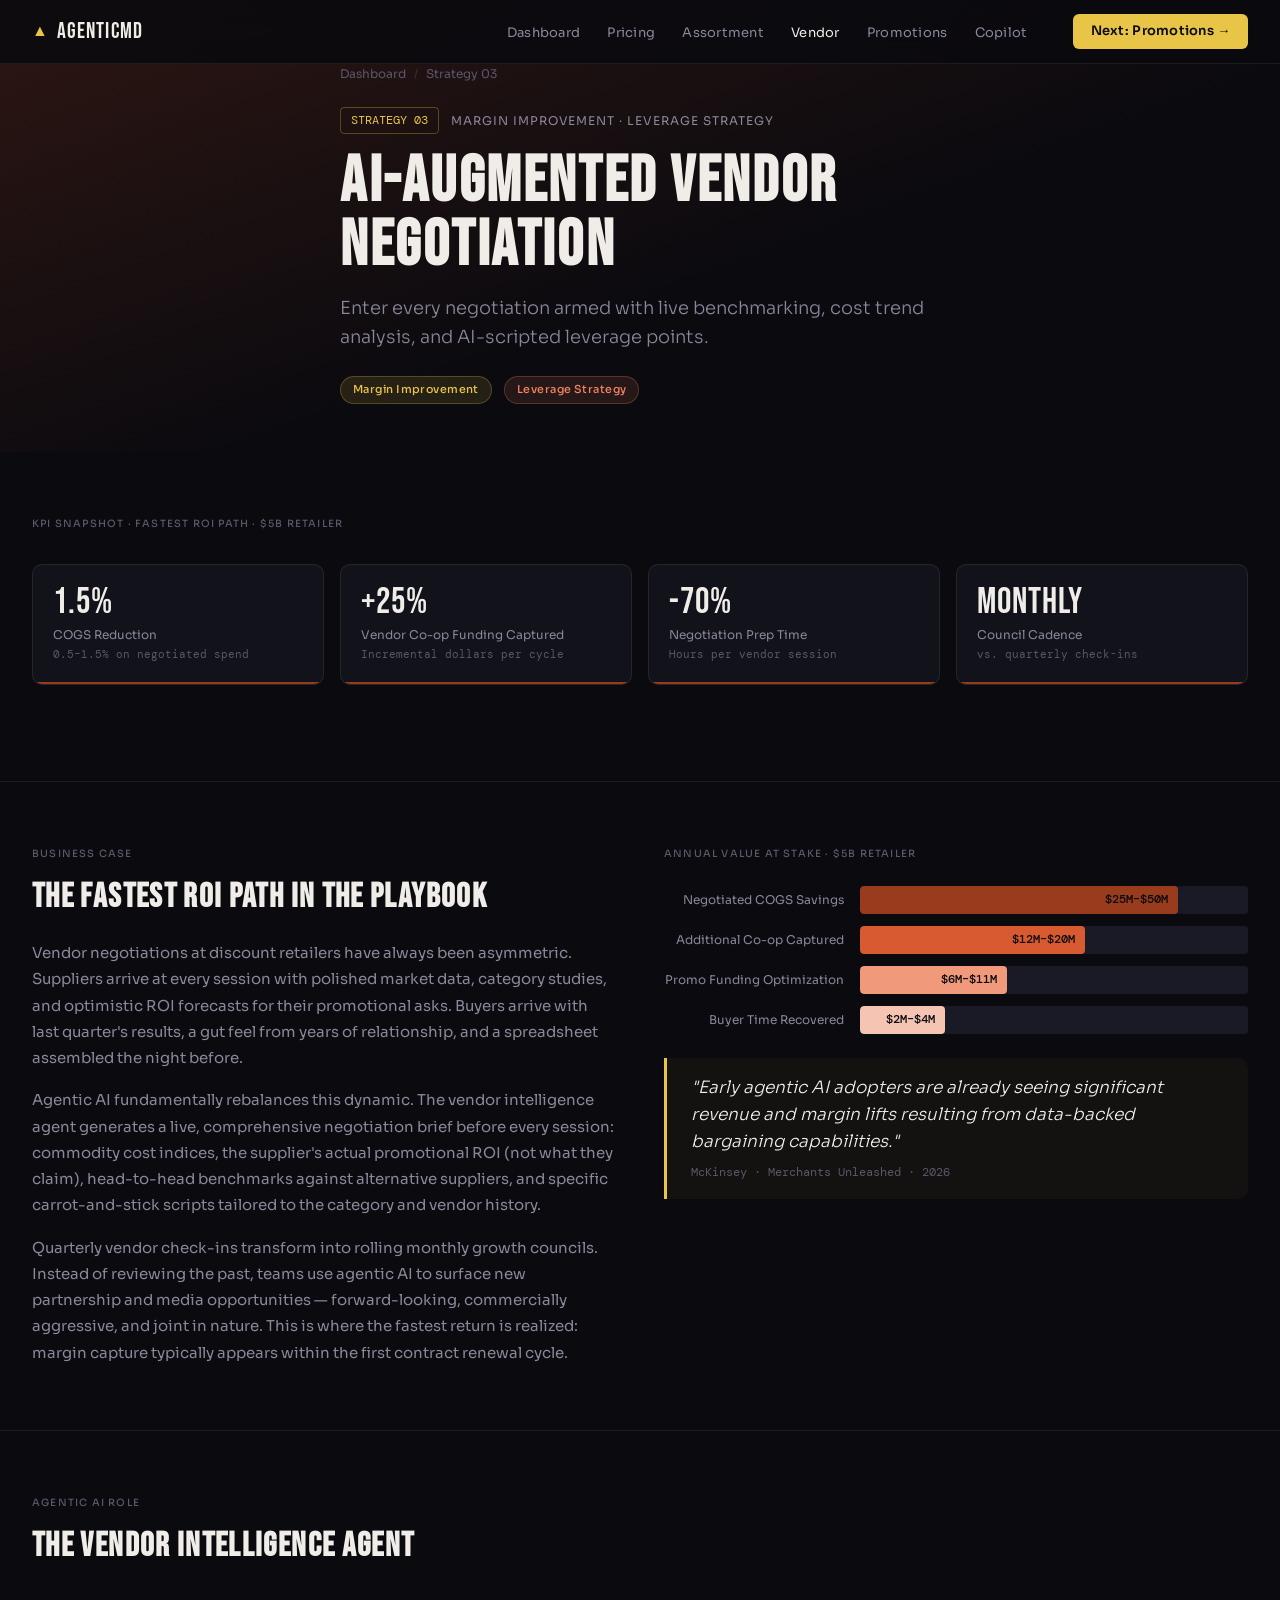
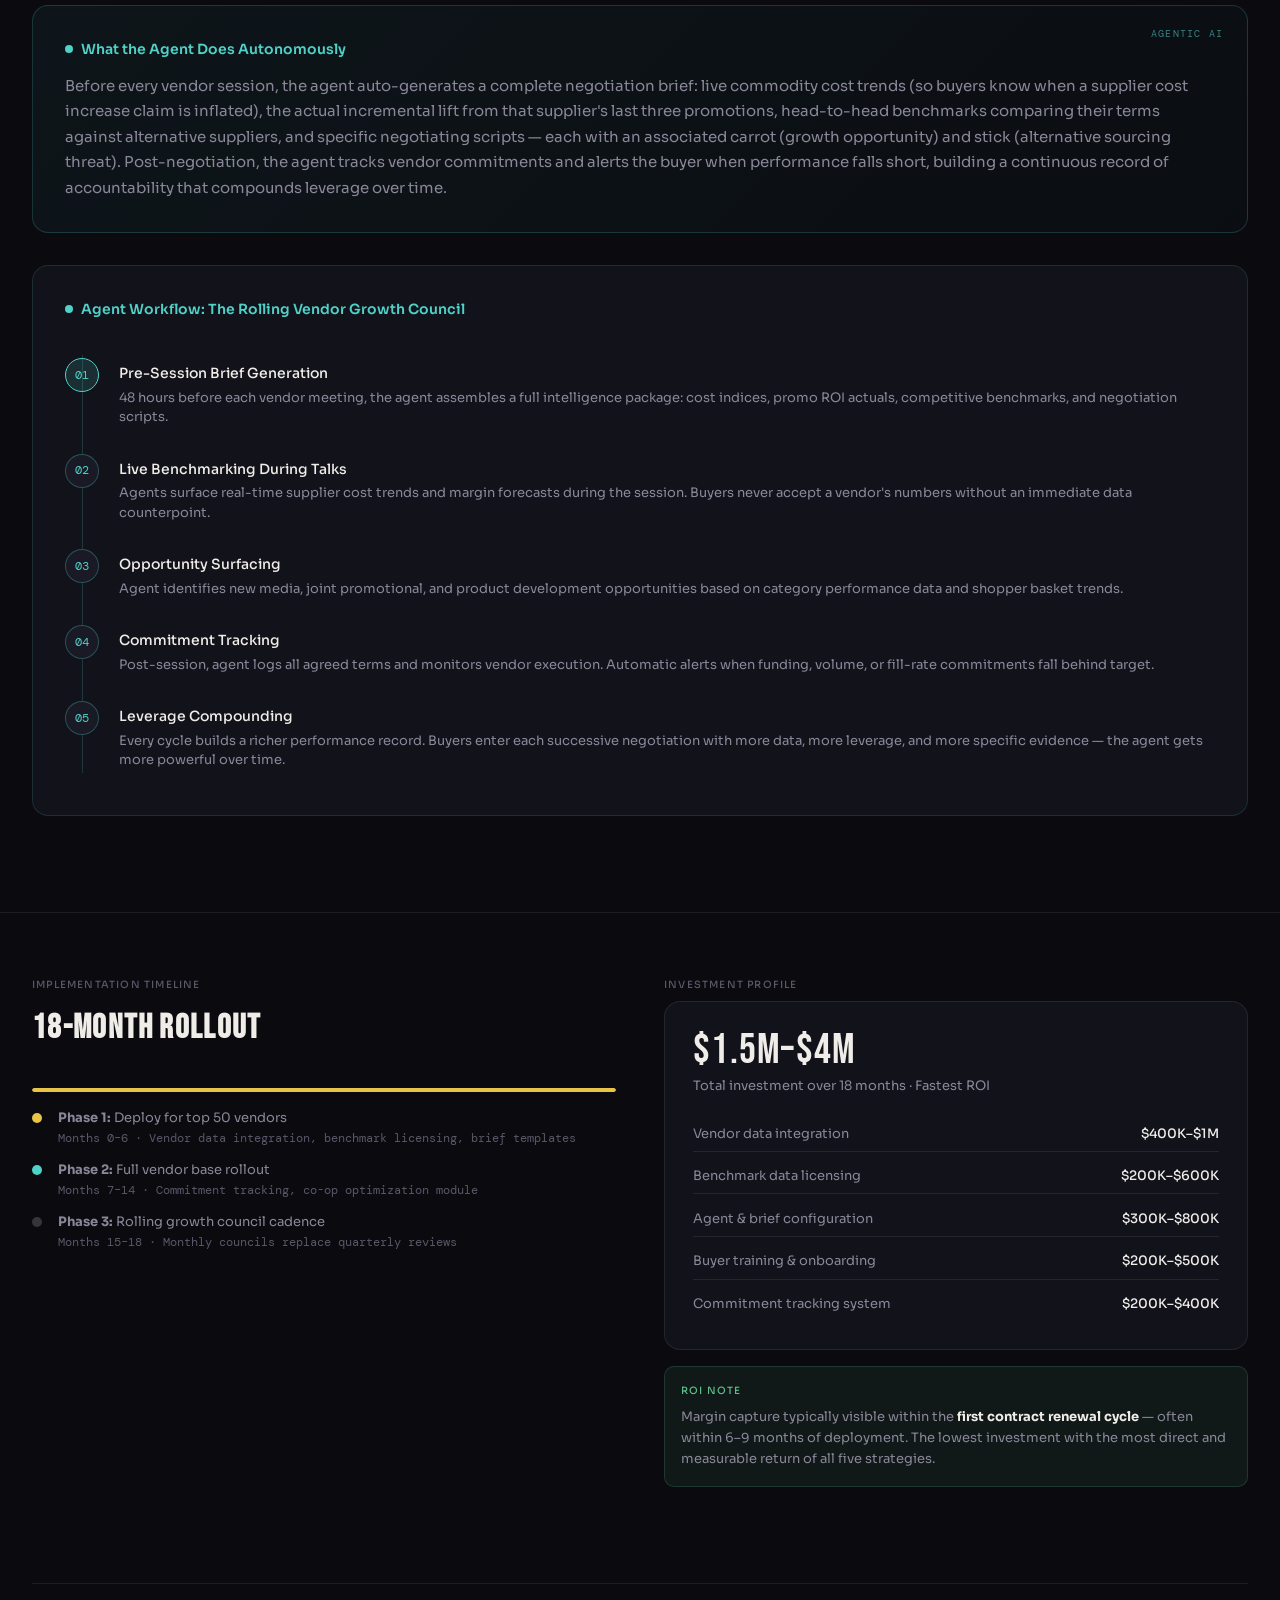
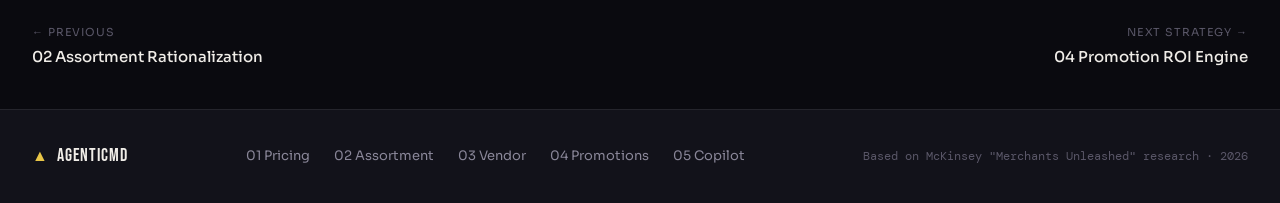
<file: strategy3.html>
<!DOCTYPE html>
<html lang="en">
<head>
<meta charset="UTF-8">
<meta name="viewport" content="width=device-width, initial-scale=1.0">
<title>Strategy 3: Vendor Intelligence | AgenticMD</title>
<link rel="stylesheet" href="css/global.css">
<link rel="stylesheet" href="css/strategy.css">
<link rel="preconnect" href="https://fonts.googleapis.com">
<link href="https://fonts.googleapis.com/css2?family=Bebas+Neue&family=Sora:wght@300;400;500;600&family=DM+Mono:wght@400;500&display=swap" rel="stylesheet">
</head>
<body>

<nav class="nav" id="mainNav">
  <div class="nav-inner">
    <a href="index.html" class="nav-logo"><span class="logo-mark">▲</span><span class="logo-text">AgenticMD</span></a>
    <ul class="nav-links">
      <li><a href="index.html">Dashboard</a></li>
      <li><a href="strategy1.html">Pricing</a></li>
      <li><a href="strategy2.html">Assortment</a></li>
      <li><a href="strategy3.html" class="active">Vendor</a></li>
      <li><a href="strategy4.html">Promotions</a></li>
      <li><a href="strategy5.html">Copilot</a></li>
    </ul>
    <a href="strategy4.html" class="nav-cta">Next: Promotions →</a>
    <button class="nav-hamburger" id="navHamburger"><span></span><span></span><span></span></button>
  </div>
  <div class="nav-mobile" id="navMobile">
    <a href="index.html">Dashboard</a>
    <a href="strategy1.html">1. Dynamic Pricing</a>
    <a href="strategy2.html">2. Assortment</a>
    <a href="strategy3.html">3. Vendor Intelligence</a>
    <a href="strategy4.html">4. Promo ROI</a>
    <a href="strategy5.html">5. Merchant Copilot</a>
  </div>
</nav>

<header class="page-hero hero-s3">
  <div class="page-hero-bg"></div>
  <div class="container">
    <div class="breadcrumb">
      <a href="index.html">Dashboard</a><span class="sep">/</span><span>Strategy 03</span>
    </div>
    <div class="page-eyebrow">
      <span class="page-num">STRATEGY 03</span>
      <span class="page-category">Margin Improvement · Leverage Strategy</span>
    </div>
    <h1 class="page-title">AI-AUGMENTED VENDOR<br>NEGOTIATION</h1>
    <p class="page-tagline">Enter every negotiation armed with live benchmarking, cost trend analysis, and AI-scripted leverage points.</p>
    <div style="display:flex; gap:0.75rem; margin-top:1.5rem; flex-wrap:wrap;">
      <span class="tag-pill tag-margin">Margin Improvement</span>
      <span class="tag-pill tag-leverage">Leverage Strategy</span>
    </div>
  </div>
</header>

<main>
  <section class="content-section">
    <div class="container">
      <div class="label-sm">KPI Snapshot · Fastest ROI Path · $5B Retailer</div>
      <div class="metric-row">
        <div class="metric-box" style="--accent-color:#993C1D">
          <div class="val" id="m3a">0%</div>
          <div class="metric-name">COGS Reduction</div>
          <div class="metric-context">0.5–1.5% on negotiated spend</div>
        </div>
        <div class="metric-box" style="--accent-color:#993C1D">
          <div class="val" id="m3b">+0%</div>
          <div class="metric-name">Vendor Co-op Funding Captured</div>
          <div class="metric-context">Incremental dollars per cycle</div>
        </div>
        <div class="metric-box" style="--accent-color:#993C1D">
          <div class="val" id="m3c">-0%</div>
          <div class="metric-name">Negotiation Prep Time</div>
          <div class="metric-context">Hours per vendor session</div>
        </div>
        <div class="metric-box" style="--accent-color:#993C1D">
          <div class="val">Monthly</div>
          <div class="metric-name">Council Cadence</div>
          <div class="metric-context">vs. quarterly check-ins</div>
        </div>
      </div>
    </div>
  </section>

  <section class="content-section">
    <div class="container">
      <div class="two-col">
        <div>
          <div class="label-sm">Business Case</div>
          <h2 class="content-title">The Fastest ROI Path in the Playbook</h2>
          <p class="body-text">Vendor negotiations at discount retailers have always been asymmetric. Suppliers arrive at every session with polished market data, category studies, and optimistic ROI forecasts for their promotional asks. Buyers arrive with last quarter's results, a gut feel from years of relationship, and a spreadsheet assembled the night before.</p>
          <p class="body-text" style="margin-top:1rem;">Agentic AI fundamentally rebalances this dynamic. The vendor intelligence agent generates a live, comprehensive negotiation brief before every session: commodity cost indices, the supplier's actual promotional ROI (not what they claim), head-to-head benchmarks against alternative suppliers, and specific carrot-and-stick scripts tailored to the category and vendor history.</p>
          <p class="body-text" style="margin-top:1rem;">Quarterly vendor check-ins transform into rolling monthly growth councils. Instead of reviewing the past, teams use agentic AI to surface new partnership and media opportunities — forward-looking, commercially aggressive, and joint in nature. This is where the fastest return is realized: margin capture typically appears within the first contract renewal cycle.</p>
        </div>
        <div>
          <div class="label-sm" style="margin-bottom:1rem;">Annual Value at Stake · $5B Retailer</div>
          <div class="roi-bar-chart">
            <div class="roi-bar-row">
              <div class="roi-bar-label">Negotiated COGS Savings</div>
              <div class="roi-bar-track"><div class="roi-bar-fill" style="--bar-color:#993C1D" data-w="82"><span class="roi-bar-val">$25M–$50M</span></div></div>
            </div>
            <div class="roi-bar-row">
              <div class="roi-bar-label">Additional Co-op Captured</div>
              <div class="roi-bar-track"><div class="roi-bar-fill" style="--bar-color:#D85A30" data-w="58"><span class="roi-bar-val">$12M–$20M</span></div></div>
            </div>
            <div class="roi-bar-row">
              <div class="roi-bar-label">Promo Funding Optimization</div>
              <div class="roi-bar-track"><div class="roi-bar-fill" style="--bar-color:#F0997B" data-w="38"><span class="roi-bar-val">$6M–$11M</span></div></div>
            </div>
            <div class="roi-bar-row">
              <div class="roi-bar-label">Buyer Time Recovered</div>
              <div class="roi-bar-track"><div class="roi-bar-fill" style="--bar-color:#F5C4B3" data-w="22"><span class="roi-bar-val">$2M–$4M</span></div></div>
            </div>
          </div>

          <div class="quote-block" style="margin-top:1.5rem;">
            <div class="quote-text">"Early agentic AI adopters are already seeing significant revenue and margin lifts resulting from data-backed bargaining capabilities."</div>
            <div class="quote-source">McKinsey · Merchants Unleashed · 2026</div>
          </div>
        </div>
      </div>
    </div>
  </section>

  <section class="content-section">
    <div class="container">
      <div class="label-sm">Agentic AI Role</div>
      <h2 class="content-title">The Vendor Intelligence Agent</h2>

      <div class="ai-agent-block">
        <div class="ai-agent-title">What the Agent Does Autonomously</div>
        <p class="ai-agent-text">Before every vendor session, the agent auto-generates a complete negotiation brief: live commodity cost trends (so buyers know when a supplier cost increase claim is inflated), the actual incremental lift from that supplier's last three promotions, head-to-head benchmarks comparing their terms against alternative suppliers, and specific negotiating scripts — each with an associated carrot (growth opportunity) and stick (alternative sourcing threat). Post-negotiation, the agent tracks vendor commitments and alerts the buyer when performance falls short, building a continuous record of accountability that compounds leverage over time.</p>
      </div>

      <div class="agent-workflow">
        <div class="ai-agent-title">Agent Workflow: The Rolling Vendor Growth Council</div>
        <div class="workflow-steps">
          <div class="workflow-step active">
            <div class="step-indicator">01</div>
            <div class="step-content">
              <div class="step-title">Pre-Session Brief Generation</div>
              <div class="step-desc">48 hours before each vendor meeting, the agent assembles a full intelligence package: cost indices, promo ROI actuals, competitive benchmarks, and negotiation scripts.</div>
            </div>
          </div>
          <div class="workflow-step">
            <div class="step-indicator">02</div>
            <div class="step-content">
              <div class="step-title">Live Benchmarking During Talks</div>
              <div class="step-desc">Agents surface real-time supplier cost trends and margin forecasts during the session. Buyers never accept a vendor's numbers without an immediate data counterpoint.</div>
            </div>
          </div>
          <div class="workflow-step">
            <div class="step-indicator">03</div>
            <div class="step-content">
              <div class="step-title">Opportunity Surfacing</div>
              <div class="step-desc">Agent identifies new media, joint promotional, and product development opportunities based on category performance data and shopper basket trends.</div>
            </div>
          </div>
          <div class="workflow-step">
            <div class="step-indicator">04</div>
            <div class="step-content">
              <div class="step-title">Commitment Tracking</div>
              <div class="step-desc">Post-session, agent logs all agreed terms and monitors vendor execution. Automatic alerts when funding, volume, or fill-rate commitments fall behind target.</div>
            </div>
          </div>
          <div class="workflow-step">
            <div class="step-indicator">05</div>
            <div class="step-content">
              <div class="step-title">Leverage Compounding</div>
              <div class="step-desc">Every cycle builds a richer performance record. Buyers enter each successive negotiation with more data, more leverage, and more specific evidence — the agent gets more powerful over time.</div>
            </div>
          </div>
        </div>
      </div>
    </div>
  </section>

  <section class="content-section">
    <div class="container">
      <div class="two-col">
        <div>
          <div class="label-sm">Implementation Timeline</div>
          <h2 class="content-title">18-Month Rollout</h2>
          <div class="timeline">
            <div class="timeline-track"><div class="timeline-fill" style="--fill:100%"></div></div>
            <div class="timeline-phases">
              <div class="timeline-phase">
                <div class="phase-dot done"></div>
                <div>
                  <div class="phase-label"><strong>Phase 1:</strong> Deploy for top 50 vendors</div>
                  <div class="phase-period">Months 0–6 · Vendor data integration, benchmark licensing, brief templates</div>
                </div>
              </div>
              <div class="timeline-phase">
                <div class="phase-dot active"></div>
                <div>
                  <div class="phase-label"><strong>Phase 2:</strong> Full vendor base rollout</div>
                  <div class="phase-period">Months 7–14 · Commitment tracking, co-op optimization module</div>
                </div>
              </div>
              <div class="timeline-phase">
                <div class="phase-dot"></div>
                <div>
                  <div class="phase-label"><strong>Phase 3:</strong> Rolling growth council cadence</div>
                  <div class="phase-period">Months 15–18 · Monthly councils replace quarterly reviews</div>
                </div>
              </div>
            </div>
          </div>
        </div>
        <div>
          <div class="label-sm">Investment Profile</div>
          <div class="investment-box">
            <div class="inv-amount">$1.5M–$4M</div>
            <div class="inv-period">Total investment over 18 months · Fastest ROI</div>
            <div class="inv-breakdown">
              <div class="inv-row"><span>Vendor data integration</span><strong>$400K–$1M</strong></div>
              <div class="inv-row"><span>Benchmark data licensing</span><strong>$200K–$600K</strong></div>
              <div class="inv-row"><span>Agent & brief configuration</span><strong>$300K–$800K</strong></div>
              <div class="inv-row"><span>Buyer training & onboarding</span><strong>$200K–$500K</strong></div>
              <div class="inv-row"><span>Commitment tracking system</span><strong>$200K–$400K</strong></div>
            </div>
          </div>
          <div style="margin-top:1rem; padding:1rem; background:rgba(92,191,138,0.08); border:1px solid rgba(92,191,138,0.2); border-radius:var(--radius);">
            <div class="label-sm" style="color:var(--c-green); margin-bottom:0.5rem;">ROI Note</div>
            <p style="font-size:13px; color:var(--c-text-muted);">Margin capture typically visible within the <strong style="color:var(--c-text);">first contract renewal cycle</strong> — often within 6–9 months of deployment. The lowest investment with the most direct and measurable return of all five strategies.</p>
          </div>
        </div>
      </div>
    </div>
  </section>

  <div class="container">
    <div class="strategy-nav">
      <a href="strategy2.html" class="snav-back">
        <span class="snav-label">← Previous</span>
        <span class="snav-title">02 Assortment Rationalization</span>
      </a>
      <a href="strategy4.html" class="snav-next">
        <span class="snav-label">Next Strategy →</span>
        <span class="snav-title">04 Promotion ROI Engine</span>
      </a>
    </div>
  </div>
</main>

<footer class="footer">
  <div class="container">
    <div class="footer-inner">
      <div class="footer-logo"><span class="logo-mark">▲</span> AgenticMD</div>
      <div class="footer-nav">
        <a href="strategy1.html">01 Pricing</a>
        <a href="strategy2.html">02 Assortment</a>
        <a href="strategy3.html">03 Vendor</a>
        <a href="strategy4.html">04 Promotions</a>
        <a href="strategy5.html">05 Copilot</a>
      </div>
      <div class="footer-note">Based on McKinsey "Merchants Unleashed" research · 2026</div>
    </div>
  </div>
</footer>

<script src="js/global.js"></script>
<script>
  animateCounters([
    { id: 'm3a', target: 1.5, suffix: '%', decimals: 1, duration: 1600 },
    { id: 'm3b', target: 25, suffix: '%', prefix: '+', duration: 1500 },
    { id: 'm3c', target: 70, suffix: '%', prefix: '-', duration: 1400 }
  ]);
  animateBars();
</script>
</body>
</html>
</file>
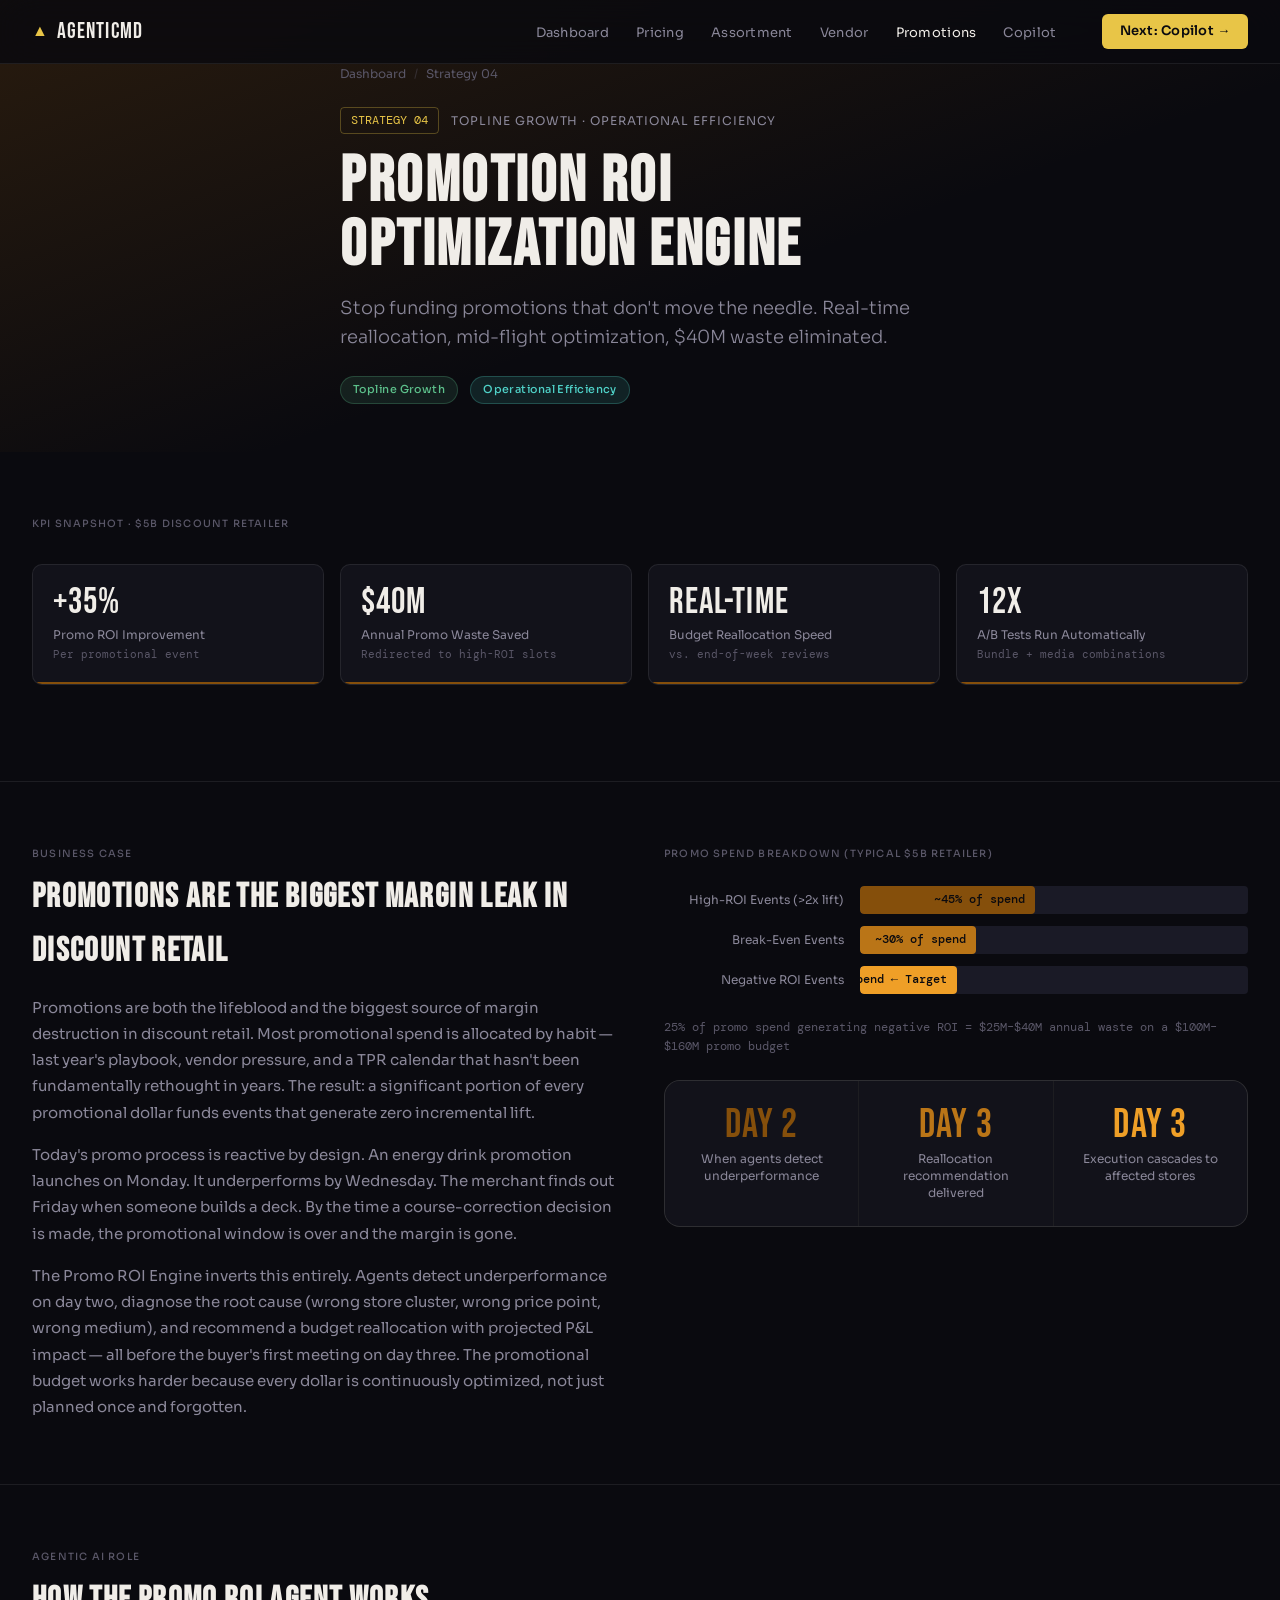
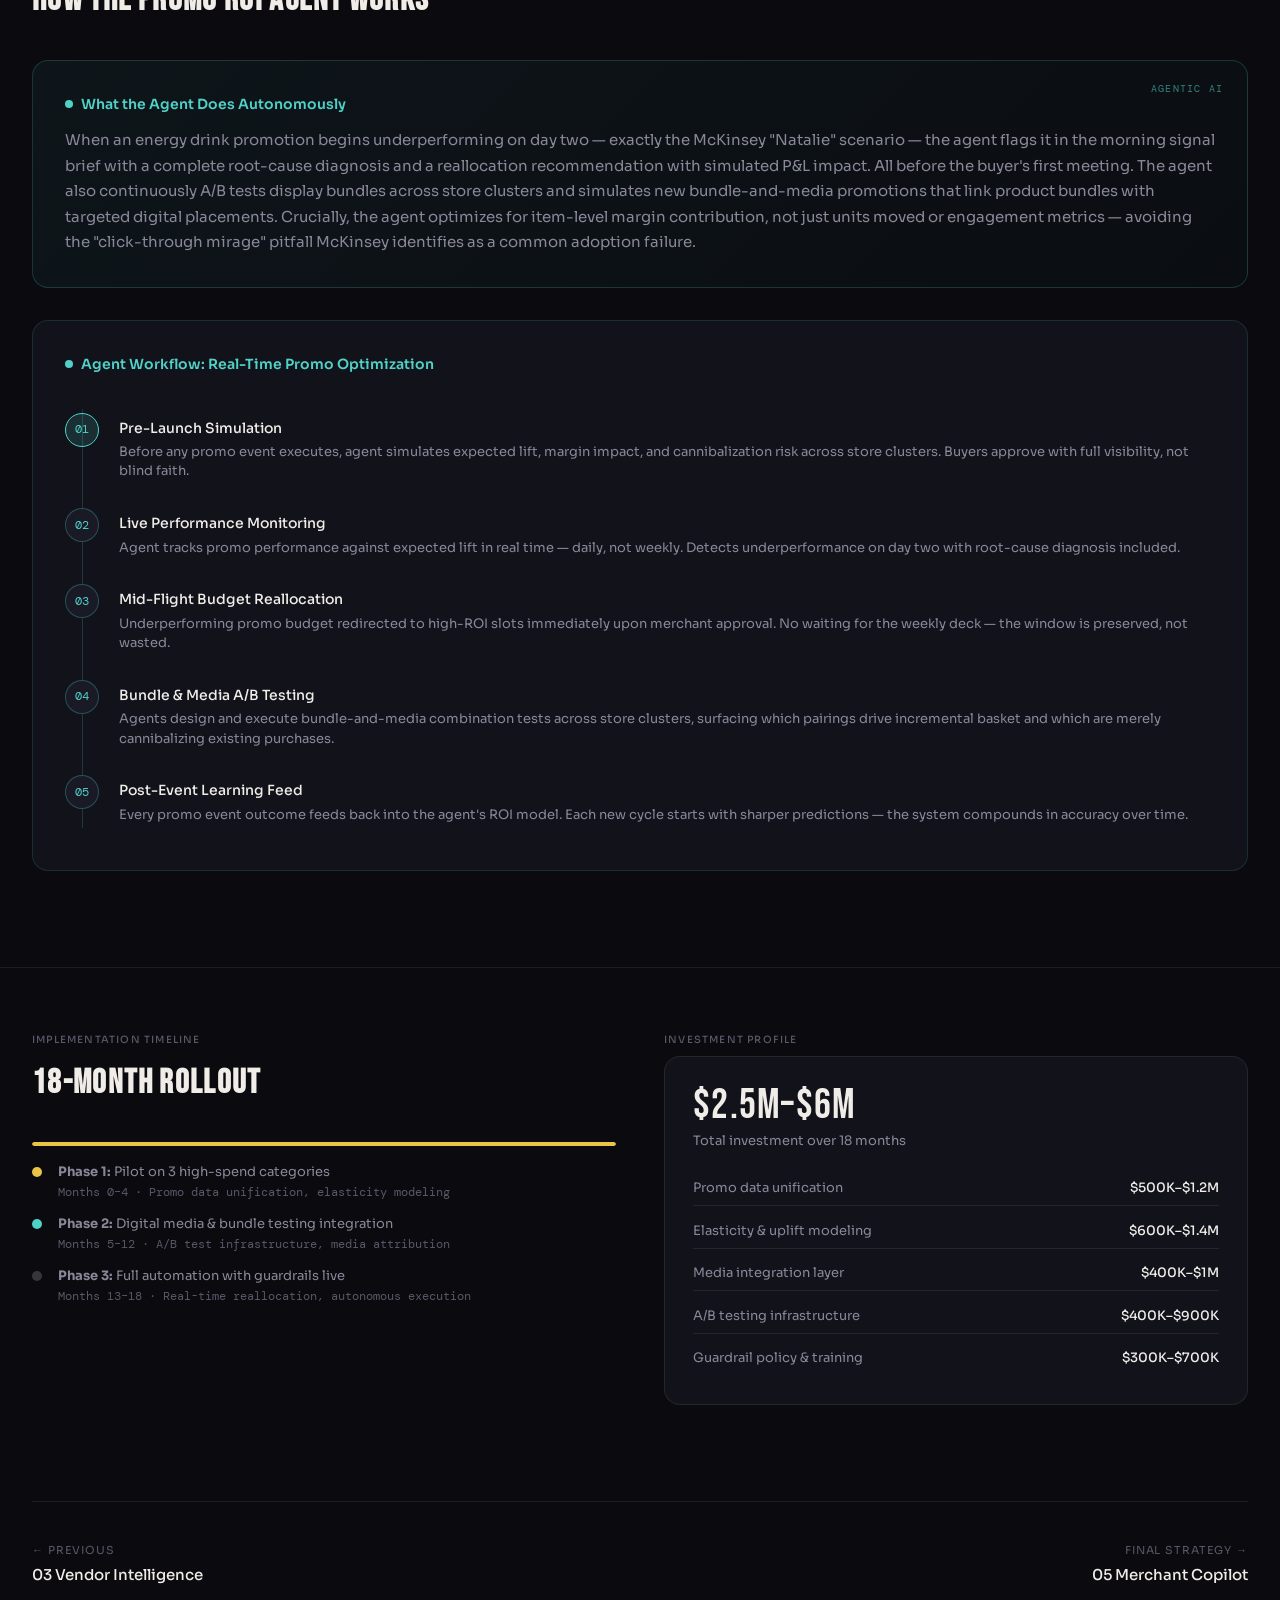
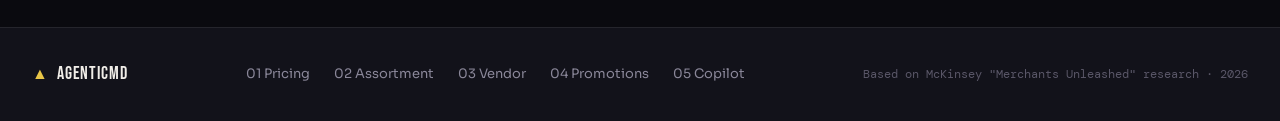
<file: strategy4.html>
<!DOCTYPE html>
<html lang="en">
<head>
<meta charset="UTF-8">
<meta name="viewport" content="width=device-width, initial-scale=1.0">
<title>Strategy 4: Promotion ROI Engine | AgenticMD</title>
<link rel="stylesheet" href="css/global.css">
<link rel="stylesheet" href="css/strategy.css">
<link rel="preconnect" href="https://fonts.googleapis.com">
<link href="https://fonts.googleapis.com/css2?family=Bebas+Neue&family=Sora:wght@300;400;500;600&family=DM+Mono:wght@400;500&display=swap" rel="stylesheet">
</head>
<body>

<nav class="nav" id="mainNav">
  <div class="nav-inner">
    <a href="index.html" class="nav-logo"><span class="logo-mark">▲</span><span class="logo-text">AgenticMD</span></a>
    <ul class="nav-links">
      <li><a href="index.html">Dashboard</a></li>
      <li><a href="strategy1.html">Pricing</a></li>
      <li><a href="strategy2.html">Assortment</a></li>
      <li><a href="strategy3.html">Vendor</a></li>
      <li><a href="strategy4.html" class="active">Promotions</a></li>
      <li><a href="strategy5.html">Copilot</a></li>
    </ul>
    <a href="strategy5.html" class="nav-cta">Next: Copilot →</a>
    <button class="nav-hamburger" id="navHamburger"><span></span><span></span><span></span></button>
  </div>
  <div class="nav-mobile" id="navMobile">
    <a href="index.html">Dashboard</a>
    <a href="strategy1.html">1. Dynamic Pricing</a>
    <a href="strategy2.html">2. Assortment</a>
    <a href="strategy3.html">3. Vendor Intelligence</a>
    <a href="strategy4.html">4. Promo ROI</a>
    <a href="strategy5.html">5. Merchant Copilot</a>
  </div>
</nav>

<header class="page-hero hero-s4">
  <div class="page-hero-bg"></div>
  <div class="container">
    <div class="breadcrumb">
      <a href="index.html">Dashboard</a><span class="sep">/</span><span>Strategy 04</span>
    </div>
    <div class="page-eyebrow">
      <span class="page-num">STRATEGY 04</span>
      <span class="page-category">Topline Growth · Operational Efficiency</span>
    </div>
    <h1 class="page-title">PROMOTION ROI<br>OPTIMIZATION ENGINE</h1>
    <p class="page-tagline">Stop funding promotions that don't move the needle. Real-time reallocation, mid-flight optimization, $40M waste eliminated.</p>
    <div style="display:flex; gap:0.75rem; margin-top:1.5rem; flex-wrap:wrap;">
      <span class="tag-pill tag-topline">Topline Growth</span>
      <span class="tag-pill tag-efficiency">Operational Efficiency</span>
    </div>
  </div>
</header>

<main>
  <section class="content-section">
    <div class="container">
      <div class="label-sm">KPI Snapshot · $5B Discount Retailer</div>
      <div class="metric-row">
        <div class="metric-box" style="--accent-color:#854F0B">
          <div class="val" id="m4a">+0%</div>
          <div class="metric-name">Promo ROI Improvement</div>
          <div class="metric-context">Per promotional event</div>
        </div>
        <div class="metric-box" style="--accent-color:#854F0B">
          <div class="val" id="m4b">$0M</div>
          <div class="metric-name">Annual Promo Waste Saved</div>
          <div class="metric-context">Redirected to high-ROI slots</div>
        </div>
        <div class="metric-box" style="--accent-color:#854F0B">
          <div class="val">Real-Time</div>
          <div class="metric-name">Budget Reallocation Speed</div>
          <div class="metric-context">vs. end-of-week reviews</div>
        </div>
        <div class="metric-box" style="--accent-color:#854F0B">
          <div class="val" id="m4c">0x</div>
          <div class="metric-name">A/B Tests Run Automatically</div>
          <div class="metric-context">Bundle + media combinations</div>
        </div>
      </div>
    </div>
  </section>

  <section class="content-section">
    <div class="container">
      <div class="two-col">
        <div>
          <div class="label-sm">Business Case</div>
          <h2 class="content-title">Promotions Are the Biggest Margin Leak in Discount Retail</h2>
          <p class="body-text">Promotions are both the lifeblood and the biggest source of margin destruction in discount retail. Most promotional spend is allocated by habit — last year's playbook, vendor pressure, and a TPR calendar that hasn't been fundamentally rethought in years. The result: a significant portion of every promotional dollar funds events that generate zero incremental lift.</p>
          <p class="body-text" style="margin-top:1rem;">Today's promo process is reactive by design. An energy drink promotion launches on Monday. It underperforms by Wednesday. The merchant finds out Friday when someone builds a deck. By the time a course-correction decision is made, the promotional window is over and the margin is gone.</p>
          <p class="body-text" style="margin-top:1rem;">The Promo ROI Engine inverts this entirely. Agents detect underperformance on day two, diagnose the root cause (wrong store cluster, wrong price point, wrong medium), and recommend a budget reallocation with projected P&L impact — all before the buyer's first meeting on day three. The promotional budget works harder because every dollar is continuously optimized, not just planned once and forgotten.</p>
        </div>
        <div>
          <div class="label-sm" style="margin-bottom:1rem;">Promo Spend Breakdown (Typical $5B Retailer)</div>
          <div class="roi-bar-chart">
            <div class="roi-bar-row">
              <div class="roi-bar-label">High-ROI Events (&gt;2x lift)</div>
              <div class="roi-bar-track"><div class="roi-bar-fill" style="--bar-color:#854F0B" data-w="45"><span class="roi-bar-val">~45% of spend</span></div></div>
            </div>
            <div class="roi-bar-row">
              <div class="roi-bar-label">Break-Even Events</div>
              <div class="roi-bar-track"><div class="roi-bar-fill" style="--bar-color:#BA7517" data-w="30"><span class="roi-bar-val">~30% of spend</span></div></div>
            </div>
            <div class="roi-bar-row">
              <div class="roi-bar-label">Negative ROI Events</div>
              <div class="roi-bar-track"><div class="roi-bar-fill" style="--bar-color:#EF9F27" data-w="25"><span class="roi-bar-val">~25% of spend ← Target</span></div></div>
            </div>
          </div>
          <p style="font-size:12px; color:var(--c-text-dim); margin-top:0.75rem; font-family:var(--font-mono);">25% of promo spend generating negative ROI = $25M–$40M annual waste on a $100M–$160M promo budget</p>

          <div class="stats-callout" style="margin-top:1.5rem;">
            <div class="stat-item">
              <div class="stat-val" style="color:#854F0B">Day 2</div>
              <div class="stat-label">When agents detect underperformance</div>
            </div>
            <div class="stat-item">
              <div class="stat-val" style="color:#BA7517">Day 3</div>
              <div class="stat-label">Reallocation recommendation delivered</div>
            </div>
            <div class="stat-item">
              <div class="stat-val" style="color:#EF9F27">Day 3</div>
              <div class="stat-label">Execution cascades to affected stores</div>
            </div>
          </div>
        </div>
      </div>
    </div>
  </section>

  <section class="content-section">
    <div class="container">
      <div class="label-sm">Agentic AI Role</div>
      <h2 class="content-title">How the Promo ROI Agent Works</h2>

      <div class="ai-agent-block">
        <div class="ai-agent-title">What the Agent Does Autonomously</div>
        <p class="ai-agent-text">When an energy drink promotion begins underperforming on day two — exactly the McKinsey "Natalie" scenario — the agent flags it in the morning signal brief with a complete root-cause diagnosis and a reallocation recommendation with simulated P&L impact. All before the buyer's first meeting. The agent also continuously A/B tests display bundles across store clusters and simulates new bundle-and-media promotions that link product bundles with targeted digital placements. Crucially, the agent optimizes for item-level margin contribution, not just units moved or engagement metrics — avoiding the "click-through mirage" pitfall McKinsey identifies as a common adoption failure.</p>
      </div>

      <div class="agent-workflow">
        <div class="ai-agent-title">Agent Workflow: Real-Time Promo Optimization</div>
        <div class="workflow-steps">
          <div class="workflow-step active">
            <div class="step-indicator">01</div>
            <div class="step-content">
              <div class="step-title">Pre-Launch Simulation</div>
              <div class="step-desc">Before any promo event executes, agent simulates expected lift, margin impact, and cannibalization risk across store clusters. Buyers approve with full visibility, not blind faith.</div>
            </div>
          </div>
          <div class="workflow-step">
            <div class="step-indicator">02</div>
            <div class="step-content">
              <div class="step-title">Live Performance Monitoring</div>
              <div class="step-desc">Agent tracks promo performance against expected lift in real time — daily, not weekly. Detects underperformance on day two with root-cause diagnosis included.</div>
            </div>
          </div>
          <div class="workflow-step">
            <div class="step-indicator">03</div>
            <div class="step-content">
              <div class="step-title">Mid-Flight Budget Reallocation</div>
              <div class="step-desc">Underperforming promo budget redirected to high-ROI slots immediately upon merchant approval. No waiting for the weekly deck — the window is preserved, not wasted.</div>
            </div>
          </div>
          <div class="workflow-step">
            <div class="step-indicator">04</div>
            <div class="step-content">
              <div class="step-title">Bundle & Media A/B Testing</div>
              <div class="step-desc">Agents design and execute bundle-and-media combination tests across store clusters, surfacing which pairings drive incremental basket and which are merely cannibalizing existing purchases.</div>
            </div>
          </div>
          <div class="workflow-step">
            <div class="step-indicator">05</div>
            <div class="step-content">
              <div class="step-title">Post-Event Learning Feed</div>
              <div class="step-desc">Every promo event outcome feeds back into the agent's ROI model. Each new cycle starts with sharper predictions — the system compounds in accuracy over time.</div>
            </div>
          </div>
        </div>
      </div>
    </div>
  </section>

  <section class="content-section">
    <div class="container">
      <div class="two-col">
        <div>
          <div class="label-sm">Implementation Timeline</div>
          <h2 class="content-title">18-Month Rollout</h2>
          <div class="timeline">
            <div class="timeline-track"><div class="timeline-fill" style="--fill:100%"></div></div>
            <div class="timeline-phases">
              <div class="timeline-phase">
                <div class="phase-dot done"></div>
                <div>
                  <div class="phase-label"><strong>Phase 1:</strong> Pilot on 3 high-spend categories</div>
                  <div class="phase-period">Months 0–4 · Promo data unification, elasticity modeling</div>
                </div>
              </div>
              <div class="timeline-phase">
                <div class="phase-dot active"></div>
                <div>
                  <div class="phase-label"><strong>Phase 2:</strong> Digital media & bundle testing integration</div>
                  <div class="phase-period">Months 5–12 · A/B test infrastructure, media attribution</div>
                </div>
              </div>
              <div class="timeline-phase">
                <div class="phase-dot"></div>
                <div>
                  <div class="phase-label"><strong>Phase 3:</strong> Full automation with guardrails live</div>
                  <div class="phase-period">Months 13–18 · Real-time reallocation, autonomous execution</div>
                </div>
              </div>
            </div>
          </div>
        </div>
        <div>
          <div class="label-sm">Investment Profile</div>
          <div class="investment-box">
            <div class="inv-amount">$2.5M–$6M</div>
            <div class="inv-period">Total investment over 18 months</div>
            <div class="inv-breakdown">
              <div class="inv-row"><span>Promo data unification</span><strong>$500K–$1.2M</strong></div>
              <div class="inv-row"><span>Elasticity & uplift modeling</span><strong>$600K–$1.4M</strong></div>
              <div class="inv-row"><span>Media integration layer</span><strong>$400K–$1M</strong></div>
              <div class="inv-row"><span>A/B testing infrastructure</span><strong>$400K–$900K</strong></div>
              <div class="inv-row"><span>Guardrail policy & training</span><strong>$300K–$700K</strong></div>
            </div>
          </div>
        </div>
      </div>
    </div>
  </section>

  <div class="container">
    <div class="strategy-nav">
      <a href="strategy3.html" class="snav-back">
        <span class="snav-label">← Previous</span>
        <span class="snav-title">03 Vendor Intelligence</span>
      </a>
      <a href="strategy5.html" class="snav-next">
        <span class="snav-label">Final Strategy →</span>
        <span class="snav-title">05 Merchant Copilot</span>
      </a>
    </div>
  </div>
</main>

<footer class="footer">
  <div class="container">
    <div class="footer-inner">
      <div class="footer-logo"><span class="logo-mark">▲</span> AgenticMD</div>
      <div class="footer-nav">
        <a href="strategy1.html">01 Pricing</a>
        <a href="strategy2.html">02 Assortment</a>
        <a href="strategy3.html">03 Vendor</a>
        <a href="strategy4.html">04 Promotions</a>
        <a href="strategy5.html">05 Copilot</a>
      </div>
      <div class="footer-note">Based on McKinsey "Merchants Unleashed" research · 2026</div>
    </div>
  </div>
</footer>

<script src="js/global.js"></script>
<script>
  animateCounters([
    { id: 'm4a', target: 35, suffix: '%', prefix: '+', duration: 1600 },
    { id: 'm4b', target: 40, suffix: 'M', prefix: '$', duration: 1800 },
    { id: 'm4c', target: 12, suffix: 'x', duration: 1400 }
  ]);
  animateBars();
</script>
</body>
</html>
</file>
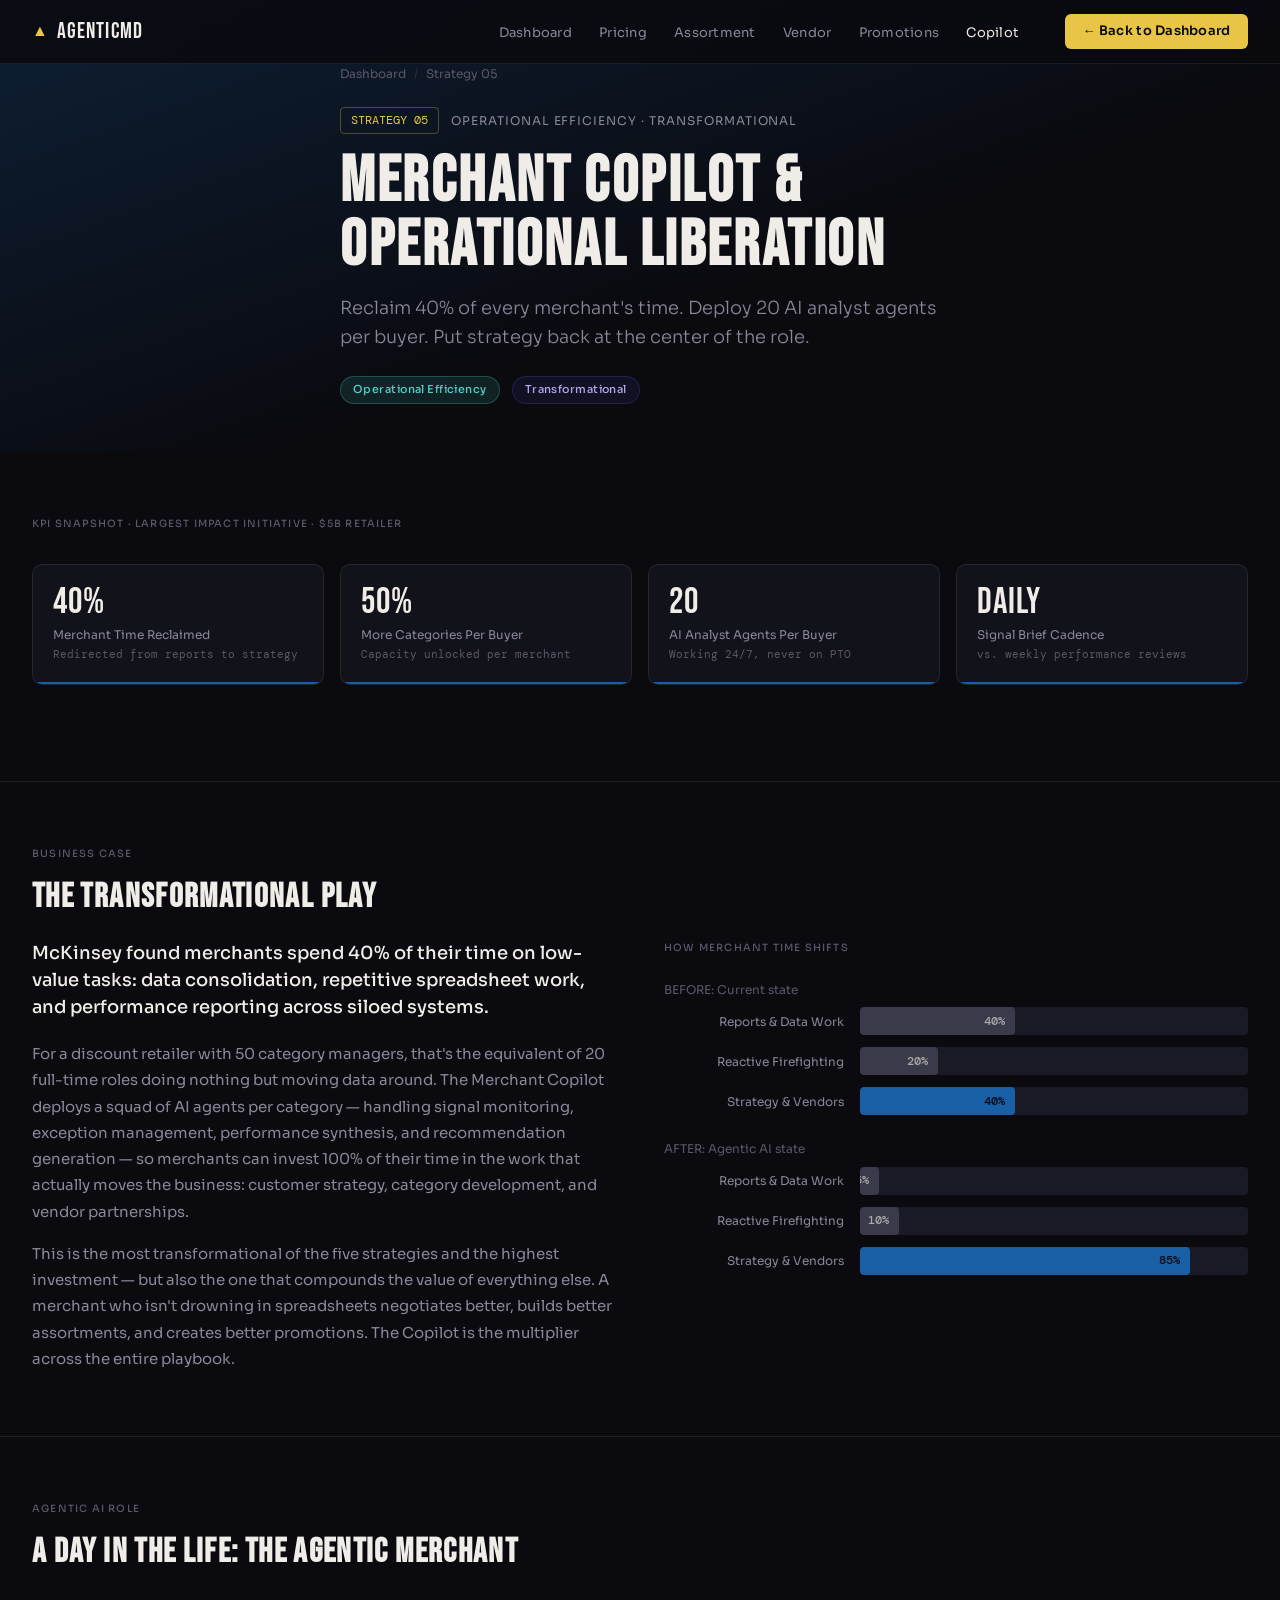
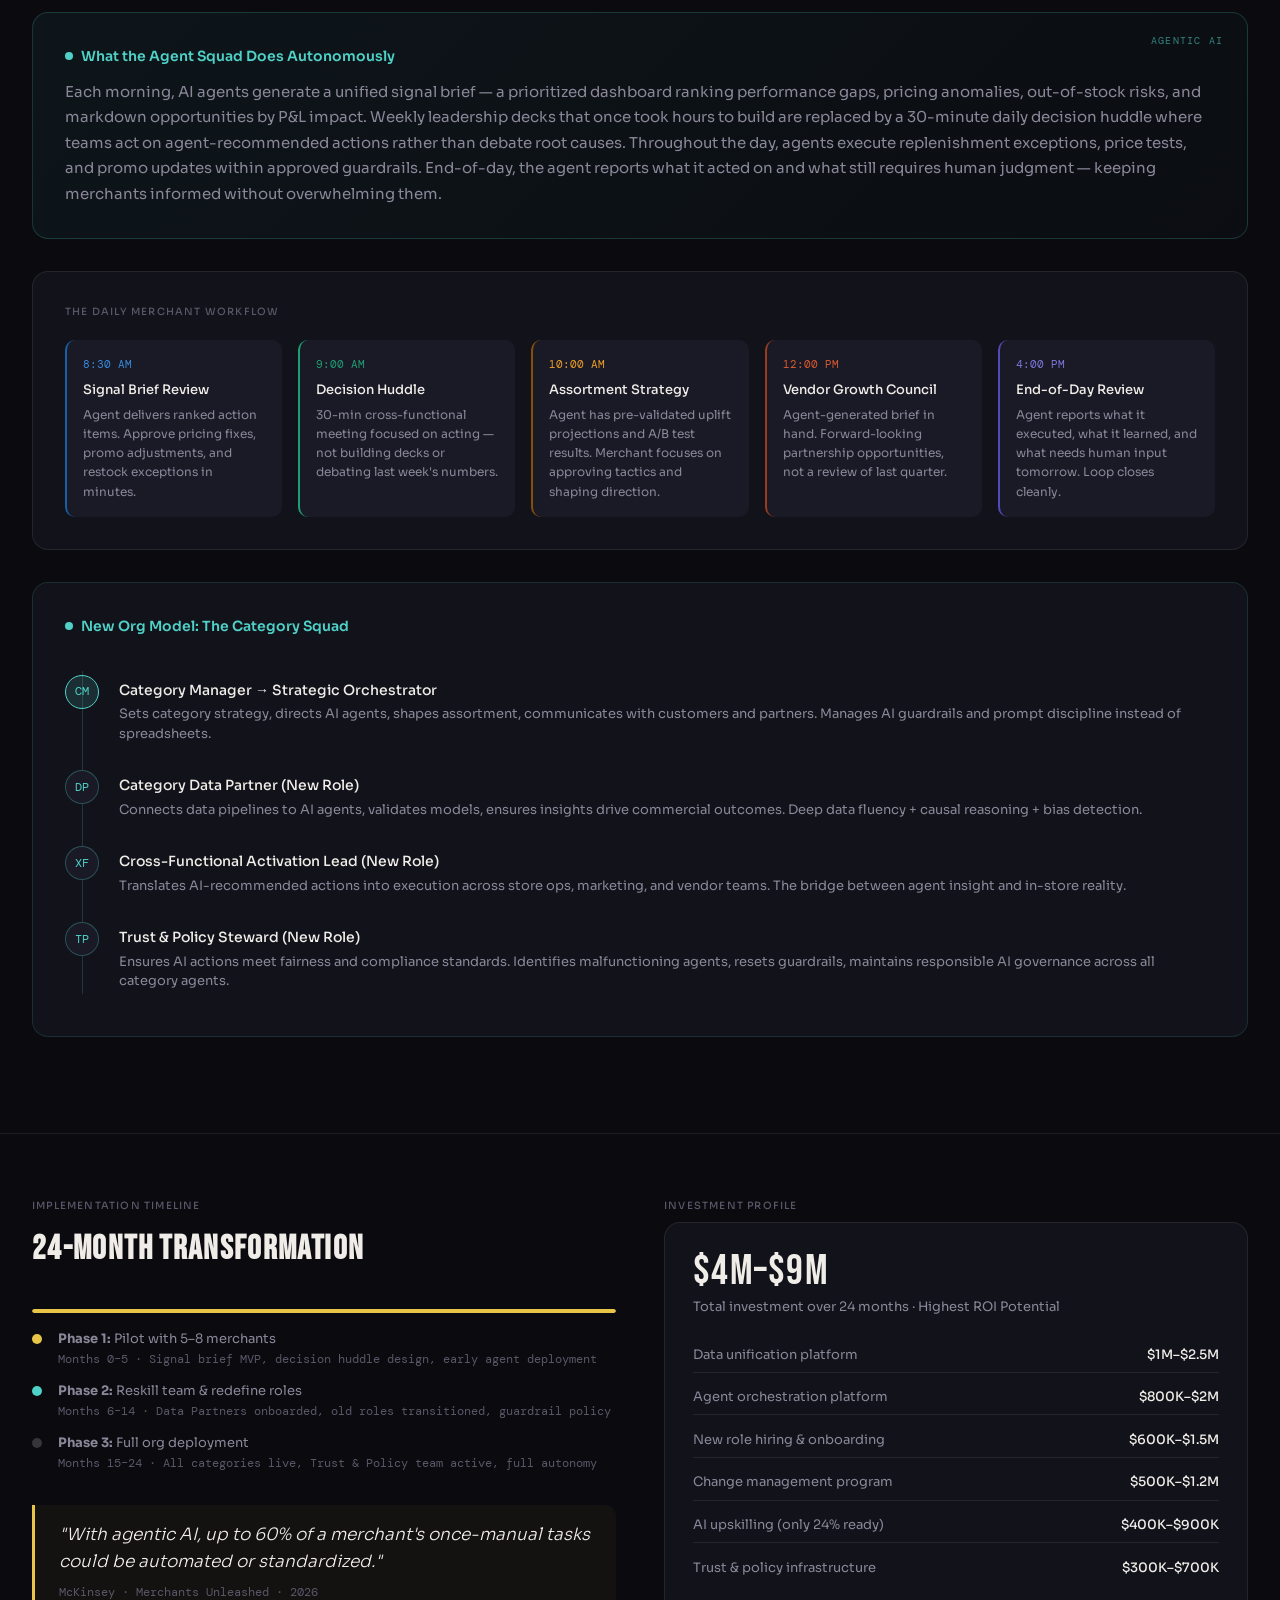
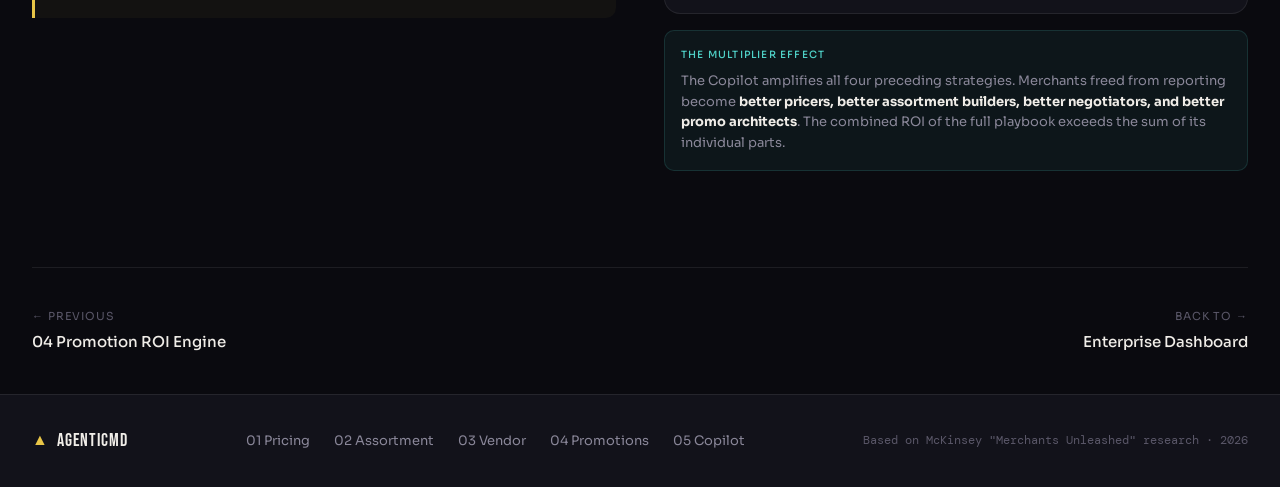
<file: strategy5.html>
<!DOCTYPE html>
<html lang="en">
<head>
<meta charset="UTF-8">
<meta name="viewport" content="width=device-width, initial-scale=1.0">
<title>Strategy 5: Merchant Copilot | AgenticMD</title>
<link rel="stylesheet" href="css/global.css">
<link rel="stylesheet" href="css/strategy.css">
<link rel="preconnect" href="https://fonts.googleapis.com">
<link href="https://fonts.googleapis.com/css2?family=Bebas+Neue&family=Sora:wght@300;400;500;600&family=DM+Mono:wght@400;500&display=swap" rel="stylesheet">
</head>
<body>

<nav class="nav" id="mainNav">
  <div class="nav-inner">
    <a href="index.html" class="nav-logo"><span class="logo-mark">▲</span><span class="logo-text">AgenticMD</span></a>
    <ul class="nav-links">
      <li><a href="index.html">Dashboard</a></li>
      <li><a href="strategy1.html">Pricing</a></li>
      <li><a href="strategy2.html">Assortment</a></li>
      <li><a href="strategy3.html">Vendor</a></li>
      <li><a href="strategy4.html">Promotions</a></li>
      <li><a href="strategy5.html" class="active">Copilot</a></li>
    </ul>
    <a href="index.html" class="nav-cta">← Back to Dashboard</a>
    <button class="nav-hamburger" id="navHamburger"><span></span><span></span><span></span></button>
  </div>
  <div class="nav-mobile" id="navMobile">
    <a href="index.html">Dashboard</a>
    <a href="strategy1.html">1. Dynamic Pricing</a>
    <a href="strategy2.html">2. Assortment</a>
    <a href="strategy3.html">3. Vendor Intelligence</a>
    <a href="strategy4.html">4. Promo ROI</a>
    <a href="strategy5.html">5. Merchant Copilot</a>
  </div>
</nav>

<header class="page-hero hero-s5">
  <div class="page-hero-bg"></div>
  <div class="container">
    <div class="breadcrumb">
      <a href="index.html">Dashboard</a><span class="sep">/</span><span>Strategy 05</span>
    </div>
    <div class="page-eyebrow">
      <span class="page-num">STRATEGY 05</span>
      <span class="page-category">Operational Efficiency · Transformational</span>
    </div>
    <h1 class="page-title">MERCHANT COPILOT &<br>OPERATIONAL LIBERATION</h1>
    <p class="page-tagline">Reclaim 40% of every merchant's time. Deploy 20 AI analyst agents per buyer. Put strategy back at the center of the role.</p>
    <div style="display:flex; gap:0.75rem; margin-top:1.5rem; flex-wrap:wrap;">
      <span class="tag-pill tag-efficiency">Operational Efficiency</span>
      <span class="tag-pill" style="background:rgba(83,74,183,0.12); color:#AFA9EC; border:1px solid rgba(83,74,183,0.25);">Transformational</span>
    </div>
  </div>
</header>

<main>
  <section class="content-section">
    <div class="container">
      <div class="label-sm">KPI Snapshot · Largest Impact Initiative · $5B Retailer</div>
      <div class="metric-row">
        <div class="metric-box" style="--accent-color:#185FA5">
          <div class="val" id="m5a">0%</div>
          <div class="metric-name">Merchant Time Reclaimed</div>
          <div class="metric-context">Redirected from reports to strategy</div>
        </div>
        <div class="metric-box" style="--accent-color:#185FA5">
          <div class="val" id="m5b">0%</div>
          <div class="metric-name">More Categories Per Buyer</div>
          <div class="metric-context">Capacity unlocked per merchant</div>
        </div>
        <div class="metric-box" style="--accent-color:#185FA5">
          <div class="val" id="m5c">0</div>
          <div class="metric-name">AI Analyst Agents Per Buyer</div>
          <div class="metric-context">Working 24/7, never on PTO</div>
        </div>
        <div class="metric-box" style="--accent-color:#185FA5">
          <div class="val">Daily</div>
          <div class="metric-name">Signal Brief Cadence</div>
          <div class="metric-context">vs. weekly performance reviews</div>
        </div>
      </div>
    </div>
  </section>

  <section class="content-section">
    <div class="container">
      <div class="label-sm">Business Case</div>
      <h2 class="content-title">The Transformational Play</h2>

      <div class="two-col">
        <div>
          <p class="highlight-text">McKinsey found merchants spend 40% of their time on low-value tasks: data consolidation, repetitive spreadsheet work, and performance reporting across siloed systems.</p>
          <p class="body-text" style="margin-top:1.25rem;">For a discount retailer with 50 category managers, that's the equivalent of 20 full-time roles doing nothing but moving data around. The Merchant Copilot deploys a squad of AI agents per category — handling signal monitoring, exception management, performance synthesis, and recommendation generation — so merchants can invest 100% of their time in the work that actually moves the business: customer strategy, category development, and vendor partnerships.</p>
          <p class="body-text" style="margin-top:1rem;">This is the most transformational of the five strategies and the highest investment — but also the one that compounds the value of everything else. A merchant who isn't drowning in spreadsheets negotiates better, builds better assortments, and creates better promotions. The Copilot is the multiplier across the entire playbook.</p>
        </div>
        <div>
          <div class="label-sm" style="margin-bottom:0.75rem;">How Merchant Time Shifts</div>
          <div class="roi-bar-chart">
            <div style="margin-bottom:0.5rem; font-size:12px; color:var(--c-text-dim);">BEFORE: Current state</div>
            <div class="roi-bar-row">
              <div class="roi-bar-label">Reports & Data Work</div>
              <div class="roi-bar-track"><div class="roi-bar-fill" style="--bar-color:#3a3a4a" data-w="40"><span class="roi-bar-val" style="color:#aaa">40%</span></div></div>
            </div>
            <div class="roi-bar-row">
              <div class="roi-bar-label">Reactive Firefighting</div>
              <div class="roi-bar-track"><div class="roi-bar-fill" style="--bar-color:#3a3a4a" data-w="20"><span class="roi-bar-val" style="color:#aaa">20%</span></div></div>
            </div>
            <div class="roi-bar-row">
              <div class="roi-bar-label">Strategy & Vendors</div>
              <div class="roi-bar-track"><div class="roi-bar-fill" style="--bar-color:#185FA5" data-w="40"><span class="roi-bar-val">40%</span></div></div>
            </div>
          </div>
          <div class="roi-bar-chart" style="margin-top:1.5rem;">
            <div style="margin-bottom:0.5rem; font-size:12px; color:var(--c-text-dim);">AFTER: Agentic AI state</div>
            <div class="roi-bar-row">
              <div class="roi-bar-label">Reports & Data Work</div>
              <div class="roi-bar-track"><div class="roi-bar-fill" style="--bar-color:#3a3a4a" data-w="5"><span class="roi-bar-val" style="color:#aaa">5%</span></div></div>
            </div>
            <div class="roi-bar-row">
              <div class="roi-bar-label">Reactive Firefighting</div>
              <div class="roi-bar-track"><div class="roi-bar-fill" style="--bar-color:#3a3a4a" data-w="10"><span class="roi-bar-val" style="color:#aaa">10%</span></div></div>
            </div>
            <div class="roi-bar-row">
              <div class="roi-bar-label">Strategy & Vendors</div>
              <div class="roi-bar-track"><div class="roi-bar-fill" style="--bar-color:#185FA5" data-w="85"><span class="roi-bar-val">85%</span></div></div>
            </div>
          </div>
        </div>
      </div>
    </div>
  </section>

  <section class="content-section">
    <div class="container">
      <div class="label-sm">Agentic AI Role</div>
      <h2 class="content-title">A Day in the Life: The Agentic Merchant</h2>

      <div class="ai-agent-block">
        <div class="ai-agent-title">What the Agent Squad Does Autonomously</div>
        <p class="ai-agent-text">Each morning, AI agents generate a unified signal brief — a prioritized dashboard ranking performance gaps, pricing anomalies, out-of-stock risks, and markdown opportunities by P&L impact. Weekly leadership decks that once took hours to build are replaced by a 30-minute daily decision huddle where teams act on agent-recommended actions rather than debate root causes. Throughout the day, agents execute replenishment exceptions, price tests, and promo updates within approved guardrails. End-of-day, the agent reports what it acted on and what still requires human judgment — keeping merchants informed without overwhelming them.</p>
      </div>

      <div style="background:var(--c-surface); border:1px solid var(--c-border); border-radius:var(--radius-lg); padding:2rem; margin:2rem 0;">
        <div class="label-sm" style="margin-bottom:1.25rem;">The Daily Merchant Workflow</div>
        <div style="display:grid; grid-template-columns:repeat(auto-fit,minmax(200px,1fr)); gap:1rem;">
          <div style="padding:1rem; background:var(--c-surface2); border-radius:var(--radius); border-left:2px solid #185FA5">
            <div style="font-family:var(--font-mono); font-size:11px; color:#378ADD; margin-bottom:6px;">8:30 AM</div>
            <div style="font-size:13px; font-weight:500; color:var(--c-text); margin-bottom:4px;">Signal Brief Review</div>
            <div style="font-size:12px; color:var(--c-text-muted);">Agent delivers ranked action items. Approve pricing fixes, promo adjustments, and restock exceptions in minutes.</div>
          </div>
          <div style="padding:1rem; background:var(--c-surface2); border-radius:var(--radius); border-left:2px solid #1D9E75">
            <div style="font-family:var(--font-mono); font-size:11px; color:#1D9E75; margin-bottom:6px;">9:00 AM</div>
            <div style="font-size:13px; font-weight:500; color:var(--c-text); margin-bottom:4px;">Decision Huddle</div>
            <div style="font-size:12px; color:var(--c-text-muted);">30-min cross-functional meeting focused on acting — not building decks or debating last week's numbers.</div>
          </div>
          <div style="padding:1rem; background:var(--c-surface2); border-radius:var(--radius); border-left:2px solid #854F0B">
            <div style="font-family:var(--font-mono); font-size:11px; color:#EF9F27; margin-bottom:6px;">10:00 AM</div>
            <div style="font-size:13px; font-weight:500; color:var(--c-text); margin-bottom:4px;">Assortment Strategy</div>
            <div style="font-size:12px; color:var(--c-text-muted);">Agent has pre-validated uplift projections and A/B test results. Merchant focuses on approving tactics and shaping direction.</div>
          </div>
          <div style="padding:1rem; background:var(--c-surface2); border-radius:var(--radius); border-left:2px solid #993C1D">
            <div style="font-family:var(--font-mono); font-size:11px; color:#D85A30; margin-bottom:6px;">12:00 PM</div>
            <div style="font-size:13px; font-weight:500; color:var(--c-text); margin-bottom:4px;">Vendor Growth Council</div>
            <div style="font-size:12px; color:var(--c-text-muted);">Agent-generated brief in hand. Forward-looking partnership opportunities, not a review of last quarter.</div>
          </div>
          <div style="padding:1rem; background:var(--c-surface2); border-radius:var(--radius); border-left:2px solid #534AB7">
            <div style="font-family:var(--font-mono); font-size:11px; color:#7F77DD; margin-bottom:6px;">4:00 PM</div>
            <div style="font-size:13px; font-weight:500; color:var(--c-text); margin-bottom:4px;">End-of-Day Review</div>
            <div style="font-size:12px; color:var(--c-text-muted);">Agent reports what it executed, what it learned, and what needs human input tomorrow. Loop closes cleanly.</div>
          </div>
        </div>
      </div>

      <div class="agent-workflow">
        <div class="ai-agent-title">New Org Model: The Category Squad</div>
        <div class="workflow-steps">
          <div class="workflow-step active">
            <div class="step-indicator">CM</div>
            <div class="step-content">
              <div class="step-title">Category Manager → Strategic Orchestrator</div>
              <div class="step-desc">Sets category strategy, directs AI agents, shapes assortment, communicates with customers and partners. Manages AI guardrails and prompt discipline instead of spreadsheets.</div>
            </div>
          </div>
          <div class="workflow-step">
            <div class="step-indicator">DP</div>
            <div class="step-content">
              <div class="step-title">Category Data Partner (New Role)</div>
              <div class="step-desc">Connects data pipelines to AI agents, validates models, ensures insights drive commercial outcomes. Deep data fluency + causal reasoning + bias detection.</div>
            </div>
          </div>
          <div class="workflow-step">
            <div class="step-indicator">XF</div>
            <div class="step-content">
              <div class="step-title">Cross-Functional Activation Lead (New Role)</div>
              <div class="step-desc">Translates AI-recommended actions into execution across store ops, marketing, and vendor teams. The bridge between agent insight and in-store reality.</div>
            </div>
          </div>
          <div class="workflow-step">
            <div class="step-indicator">TP</div>
            <div class="step-content">
              <div class="step-title">Trust & Policy Steward (New Role)</div>
              <div class="step-desc">Ensures AI actions meet fairness and compliance standards. Identifies malfunctioning agents, resets guardrails, maintains responsible AI governance across all category agents.</div>
            </div>
          </div>
        </div>
      </div>
    </div>
  </section>

  <section class="content-section">
    <div class="container">
      <div class="two-col">
        <div>
          <div class="label-sm">Implementation Timeline</div>
          <h2 class="content-title">24-Month Transformation</h2>
          <div class="timeline">
            <div class="timeline-track"><div class="timeline-fill" style="--fill:100%"></div></div>
            <div class="timeline-phases">
              <div class="timeline-phase">
                <div class="phase-dot done"></div>
                <div>
                  <div class="phase-label"><strong>Phase 1:</strong> Pilot with 5–8 merchants</div>
                  <div class="phase-period">Months 0–5 · Signal brief MVP, decision huddle design, early agent deployment</div>
                </div>
              </div>
              <div class="timeline-phase">
                <div class="phase-dot active"></div>
                <div>
                  <div class="phase-label"><strong>Phase 2:</strong> Reskill team & redefine roles</div>
                  <div class="phase-period">Months 6–14 · Data Partners onboarded, old roles transitioned, guardrail policy</div>
                </div>
              </div>
              <div class="timeline-phase">
                <div class="phase-dot"></div>
                <div>
                  <div class="phase-label"><strong>Phase 3:</strong> Full org deployment</div>
                  <div class="phase-period">Months 15–24 · All categories live, Trust & Policy team active, full autonomy</div>
                </div>
              </div>
            </div>
          </div>
          <div class="quote-block" style="margin-top:1.5rem;">
            <div class="quote-text">"With agentic AI, up to 60% of a merchant's once-manual tasks could be automated or standardized."</div>
            <div class="quote-source">McKinsey · Merchants Unleashed · 2026</div>
          </div>
        </div>
        <div>
          <div class="label-sm">Investment Profile</div>
          <div class="investment-box">
            <div class="inv-amount">$4M–$9M</div>
            <div class="inv-period">Total investment over 24 months · Highest ROI Potential</div>
            <div class="inv-breakdown">
              <div class="inv-row"><span>Data unification platform</span><strong>$1M–$2.5M</strong></div>
              <div class="inv-row"><span>Agent orchestration platform</span><strong>$800K–$2M</strong></div>
              <div class="inv-row"><span>New role hiring & onboarding</span><strong>$600K–$1.5M</strong></div>
              <div class="inv-row"><span>Change management program</span><strong>$500K–$1.2M</strong></div>
              <div class="inv-row"><span>AI upskilling (only 24% ready)</span><strong>$400K–$900K</strong></div>
              <div class="inv-row"><span>Trust & policy infrastructure</span><strong>$300K–$700K</strong></div>
            </div>
          </div>
          <div style="margin-top:1rem; padding:1rem; background:rgba(79,209,199,0.06); border:1px solid rgba(79,209,199,0.15); border-radius:var(--radius);">
            <div class="label-sm" style="color:var(--c-accent2); margin-bottom:0.5rem;">The Multiplier Effect</div>
            <p style="font-size:13px; color:var(--c-text-muted);">The Copilot amplifies all four preceding strategies. Merchants freed from reporting become <strong style="color:var(--c-text);">better pricers, better assortment builders, better negotiators, and better promo architects</strong>. The combined ROI of the full playbook exceeds the sum of its individual parts.</p>
          </div>
        </div>
      </div>
    </div>
  </section>

  <div class="container">
    <div class="strategy-nav">
      <a href="strategy4.html" class="snav-back">
        <span class="snav-label">← Previous</span>
        <span class="snav-title">04 Promotion ROI Engine</span>
      </a>
      <a href="index.html" class="snav-next">
        <span class="snav-label">Back to →</span>
        <span class="snav-title">Enterprise Dashboard</span>
      </a>
    </div>
  </div>
</main>

<footer class="footer">
  <div class="container">
    <div class="footer-inner">
      <div class="footer-logo"><span class="logo-mark">▲</span> AgenticMD</div>
      <div class="footer-nav">
        <a href="strategy1.html">01 Pricing</a>
        <a href="strategy2.html">02 Assortment</a>
        <a href="strategy3.html">03 Vendor</a>
        <a href="strategy4.html">04 Promotions</a>
        <a href="strategy5.html">05 Copilot</a>
      </div>
      <div class="footer-note">Based on McKinsey "Merchants Unleashed" research · 2026</div>
    </div>
  </div>
</footer>

<script src="js/global.js"></script>
<script>
  animateCounters([
    { id: 'm5a', target: 40, suffix: '%', duration: 1600 },
    { id: 'm5b', target: 50, suffix: '%', duration: 1500 },
    { id: 'm5c', target: 20, suffix: '', duration: 1400 }
  ]);
  animateBars();
</script>
</body>
</html>
</file>
<file: css/global.css>
/* ===========================
   GLOBAL DESIGN SYSTEM
   AgenticMD · Discount Retail
   =========================== */

:root {
  --c-bg: #0a0a0f;
  --c-surface: #12121a;
  --c-surface2: #1a1a26;
  --c-border: rgba(255,255,255,0.08);
  --c-border-bright: rgba(255,255,255,0.18);
  --c-text: #f0ede8;
  --c-text-muted: #8a8799;
  --c-text-dim: #5a5768;
  --c-accent: #e8c547;
  --c-accent2: #4fd1c7;
  --c-accent3: #f4845f;
  --c-green: #5cbf8a;
  --c-red: #f06464;
  --font-display: 'Bebas Neue', sans-serif;
  --font-body: 'Sora', sans-serif;
  --font-mono: 'DM Mono', monospace;
  --radius: 10px;
  --radius-lg: 16px;
  --max-w: 1280px;
  --nav-h: 64px;
}

*, *::before, *::after { box-sizing: border-box; margin: 0; padding: 0; }

html { scroll-behavior: smooth; }

body {
  background: var(--c-bg);
  color: var(--c-text);
  font-family: var(--font-body);
  font-size: 16px;
  line-height: 1.6;
  -webkit-font-smoothing: antialiased;
  overflow-x: hidden;
}

a { color: inherit; text-decoration: none; }
img { max-width: 100%; display: block; }

/* =========== NAV =========== */
.nav {
  position: fixed;
  top: 0; left: 0; right: 0;
  height: var(--nav-h);
  background: rgba(10,10,15,0.85);
  backdrop-filter: blur(20px);
  border-bottom: 1px solid var(--c-border);
  z-index: 1000;
  transition: background 0.3s;
}
.nav.scrolled { background: rgba(10,10,15,0.97); }

.nav-inner {
  max-width: var(--max-w);
  margin: 0 auto;
  height: 100%;
  display: flex;
  align-items: center;
  padding: 0 2rem;
  gap: 2rem;
}

.nav-logo {
  display: flex;
  align-items: center;
  gap: 8px;
  font-family: var(--font-display);
  font-size: 22px;
  letter-spacing: 0.05em;
  color: var(--c-text);
  flex-shrink: 0;
}
.logo-mark { color: var(--c-accent); font-size: 16px; }

.nav-links {
  display: flex;
  list-style: none;
  gap: 0;
  margin-left: auto;
}
.nav-links a {
  padding: 0.25rem 0.85rem;
  font-size: 13px;
  font-weight: 400;
  color: var(--c-text-muted);
  transition: color 0.2s;
  letter-spacing: 0.02em;
}
.nav-links a:hover, .nav-links a.active { color: var(--c-text); }

.nav-cta {
  flex-shrink: 0;
  padding: 0.45rem 1.1rem;
  background: var(--c-accent);
  color: #0a0a0f;
  font-size: 13px;
  font-weight: 600;
  border-radius: 6px;
  letter-spacing: 0.02em;
  transition: opacity 0.2s, transform 0.15s;
}
.nav-cta:hover { opacity: 0.88; transform: translateY(-1px); }

.nav-hamburger {
  display: none;
  flex-direction: column;
  gap: 5px;
  background: none;
  border: none;
  cursor: pointer;
  padding: 4px;
  margin-left: auto;
}
.nav-hamburger span {
  display: block;
  width: 22px;
  height: 2px;
  background: var(--c-text);
  border-radius: 2px;
  transition: 0.3s;
}

.nav-mobile {
  display: none;
  flex-direction: column;
  padding: 1rem 2rem;
  background: rgba(10,10,15,0.98);
  border-bottom: 1px solid var(--c-border);
}
.nav-mobile a {
  padding: 0.7rem 0;
  border-bottom: 1px solid var(--c-border);
  font-size: 15px;
  color: var(--c-text-muted);
}
.nav-mobile a:last-child { border-bottom: none; }
.nav-mobile.open { display: flex; }

/* =========== CONTAINERS =========== */
.container {
  max-width: var(--max-w);
  margin: 0 auto;
  padding: 0 2rem;
}

.section {
  padding: 6rem 0;
}
.section-dark {
  background: var(--c-surface);
}

.section-header {
  text-align: center;
  margin-bottom: 3.5rem;
}
.section-tag {
  display: inline-block;
  font-size: 11px;
  font-weight: 500;
  letter-spacing: 0.15em;
  text-transform: uppercase;
  color: var(--c-accent);
  border: 1px solid rgba(232,197,71,0.3);
  padding: 4px 12px;
  border-radius: 100px;
  margin-bottom: 1rem;
}
.section-tag.light { color: var(--c-text-muted); border-color: var(--c-border); }
.section-title {
  font-family: var(--font-display);
  font-size: clamp(32px, 4vw, 52px);
  letter-spacing: 0.04em;
  color: var(--c-text);
  line-height: 1.05;
  margin-bottom: 1rem;
}
.section-title.light { color: var(--c-text); }
.section-desc {
  font-size: 16px;
  color: var(--c-text-muted);
  max-width: 600px;
  margin: 0 auto;
}
.section-desc.light { color: var(--c-text-muted); }

/* =========== BUTTONS =========== */
.btn-primary {
  display: inline-flex;
  align-items: center;
  gap: 8px;
  padding: 0.7rem 1.6rem;
  background: var(--c-accent);
  color: #0a0a0f;
  font-size: 14px;
  font-weight: 600;
  border-radius: 8px;
  transition: opacity 0.2s, transform 0.15s;
  letter-spacing: 0.02em;
}
.btn-primary:hover { opacity: 0.88; transform: translateY(-2px); }

.btn-ghost {
  display: inline-flex;
  align-items: center;
  gap: 8px;
  padding: 0.7rem 1.6rem;
  background: transparent;
  color: var(--c-text);
  font-size: 14px;
  font-weight: 400;
  border: 1px solid var(--c-border-bright);
  border-radius: 8px;
  transition: border-color 0.2s, background 0.2s;
}
.btn-ghost:hover { border-color: var(--c-text); background: rgba(255,255,255,0.04); }

/* =========== STRATEGY CARDS (HOME) =========== */
.strategy-cards {
  display: grid;
  grid-template-columns: repeat(4, 1fr);
  gap: 1px;
  background: var(--c-border);
  border: 1px solid var(--c-border);
  border-radius: var(--radius-lg);
  overflow: hidden;
}

.strat-card {
  background: var(--c-surface);
  padding: 2rem 1.5rem;
  display: flex;
  flex-direction: column;
  gap: 0.75rem;
  transition: background 0.25s;
  position: relative;
  overflow: hidden;
}
.strat-card:hover { background: var(--c-surface2); }
.strat-card::before {
  content: '';
  position: absolute;
  top: 0; left: 0; right: 0;
  height: 2px;
  background: var(--c-accent);
  transform: scaleX(0);
  transform-origin: left;
  transition: transform 0.3s;
}
.strat-card:hover::before { transform: scaleX(1); }
.strat-card-wide {
  grid-column: span 4;
  flex-direction: row;
  align-items: flex-start;
  flex-wrap: wrap;
  gap: 1rem;
}
.strat-card-wide .strat-name { font-size: 20px; }

.strat-num {
  font-family: var(--font-mono);
  font-size: 11px;
  color: var(--c-accent);
  letter-spacing: 0.1em;
}
.strat-icon {
  font-size: 24px;
  color: var(--c-text-muted);
  line-height: 1;
}
.strat-name {
  font-family: var(--font-body);
  font-size: 16px;
  font-weight: 600;
  color: var(--c-text);
  line-height: 1.2;
}
.strat-desc {
  font-size: 13px;
  color: var(--c-text-muted);
  line-height: 1.5;
  flex: 1;
}
.strat-metrics {
  display: flex;
  flex-wrap: wrap;
  gap: 6px;
}
.strat-metrics span {
  font-size: 11px;
  padding: 3px 8px;
  border: 1px solid rgba(232,197,71,0.25);
  color: var(--c-accent);
  border-radius: 4px;
  font-family: var(--font-mono);
}
.strat-arrow {
  font-size: 18px;
  color: var(--c-text-dim);
  align-self: flex-end;
  transition: color 0.2s, transform 0.2s;
}
.strat-card:hover .strat-arrow { color: var(--c-accent); transform: translateX(4px); }

/* =========== FOOTER =========== */
.footer {
  background: var(--c-surface);
  border-top: 1px solid var(--c-border);
  padding: 2rem 0;
}
.footer-inner {
  display: flex;
  align-items: center;
  justify-content: space-between;
  flex-wrap: wrap;
  gap: 1rem;
}
.footer-logo {
  font-family: var(--font-display);
  font-size: 18px;
  letter-spacing: 0.05em;
  display: flex;
  align-items: center;
  gap: 8px;
}
.footer-nav {
  display: flex;
  gap: 1.5rem;
  flex-wrap: wrap;
}
.footer-nav a {
  font-size: 13px;
  color: var(--c-text-muted);
  transition: color 0.2s;
}
.footer-nav a:hover { color: var(--c-text); }
.footer-note {
  font-size: 12px;
  color: var(--c-text-dim);
  font-family: var(--font-mono);
}

/* =========== STRATEGY PAGE SHELL =========== */
.page-hero {
  min-height: 380px;
  display: flex;
  align-items: flex-end;
  padding-top: var(--nav-h);
  padding-bottom: 3rem;
  position: relative;
  overflow: hidden;
}
.page-hero-bg {
  position: absolute;
  inset: 0;
  z-index: 0;
}
.page-hero-content {
  position: relative;
  z-index: 1;
  width: 100%;
}
.page-hero .container { position: relative; z-index: 1; }

.page-eyebrow {
  display: flex;
  align-items: center;
  gap: 0.75rem;
  margin-bottom: 1rem;
}
.page-num {
  font-family: var(--font-mono);
  font-size: 12px;
  color: var(--c-accent);
  border: 1px solid rgba(232,197,71,0.3);
  padding: 3px 10px;
  border-radius: 4px;
}
.page-category {
  font-size: 12px;
  color: var(--c-text-muted);
  letter-spacing: 0.08em;
  text-transform: uppercase;
}

.page-title {
  font-family: var(--font-display);
  font-size: clamp(36px, 5vw, 72px);
  letter-spacing: 0.04em;
  line-height: 1;
  color: var(--c-text);
  margin-bottom: 1rem;
}
.page-tagline {
  font-size: 18px;
  color: var(--c-text-muted);
  max-width: 600px;
  font-weight: 300;
}

/* =========== CONTENT SECTIONS =========== */
.content-section {
  padding: 4rem 0;
  border-bottom: 1px solid var(--c-border);
}
.content-section:last-of-type { border-bottom: none; }

.two-col {
  display: grid;
  grid-template-columns: 1fr 1fr;
  gap: 3rem;
  align-items: start;
}
.three-col {
  display: grid;
  grid-template-columns: repeat(3, 1fr);
  gap: 1.5rem;
}

.label-sm {
  font-size: 10px;
  font-weight: 500;
  letter-spacing: 0.12em;
  text-transform: uppercase;
  color: var(--c-text-dim);
  margin-bottom: 0.5rem;
}

.body-text {
  font-size: 15px;
  color: var(--c-text-muted);
  line-height: 1.75;
}
.body-text + .body-text { margin-top: 1rem; }

.highlight-text {
  font-size: 18px;
  font-weight: 500;
  color: var(--c-text);
  line-height: 1.5;
}

/* =========== METRIC CARDS =========== */
.metric-row {
  display: grid;
  grid-template-columns: repeat(auto-fit, minmax(180px, 1fr));
  gap: 1rem;
  margin: 2rem 0;
}
.metric-box {
  background: var(--c-surface);
  border: 1px solid var(--c-border);
  border-radius: var(--radius);
  padding: 1.25rem;
  position: relative;
  overflow: hidden;
}
.metric-box::after {
  content: '';
  position: absolute;
  bottom: 0; left: 0; right: 0;
  height: 2px;
  background: var(--accent-color, var(--c-accent));
}
.metric-box .val {
  font-family: var(--font-display);
  font-size: 36px;
  letter-spacing: 0.03em;
  color: var(--c-text);
  line-height: 1;
  margin-bottom: 6px;
}
.metric-box .metric-name {
  font-size: 12px;
  color: var(--c-text-muted);
  line-height: 1.3;
}
.metric-box .metric-context {
  font-size: 11px;
  color: var(--c-text-dim);
  margin-top: 4px;
  font-family: var(--font-mono);
}

/* =========== AI AGENT BLOCK =========== */
.ai-agent-block {
  background: linear-gradient(135deg, rgba(79,209,199,0.06) 0%, rgba(79,209,199,0.02) 100%);
  border: 1px solid rgba(79,209,199,0.2);
  border-radius: var(--radius-lg);
  padding: 2rem;
  margin: 2rem 0;
  position: relative;
  overflow: hidden;
}
.ai-agent-block::before {
  content: 'AGENTIC AI';
  position: absolute;
  top: 1.25rem; right: 1.5rem;
  font-family: var(--font-mono);
  font-size: 10px;
  color: var(--c-accent2);
  letter-spacing: 0.12em;
  opacity: 0.6;
}
.ai-agent-title {
  font-size: 14px;
  font-weight: 600;
  color: var(--c-accent2);
  margin-bottom: 0.75rem;
  display: flex;
  align-items: center;
  gap: 8px;
}
.ai-agent-title::before {
  content: '';
  width: 8px; height: 8px;
  border-radius: 50%;
  background: var(--c-accent2);
  animation: pulse-green 2s infinite;
}
@keyframes pulse-green {
  0%, 100% { opacity: 1; transform: scale(1); }
  50% { opacity: 0.5; transform: scale(0.8); }
}
.ai-agent-text {
  font-size: 15px;
  color: var(--c-text-muted);
  line-height: 1.7;
}

/* =========== TIMELINE =========== */
.timeline {
  margin: 2rem 0;
  position: relative;
}
.timeline-track {
  height: 4px;
  background: var(--c-border);
  border-radius: 2px;
  margin-bottom: 1rem;
  position: relative;
  overflow: hidden;
}
.timeline-fill {
  position: absolute;
  left: 0; top: 0; bottom: 0;
  background: var(--c-accent);
  border-radius: 2px;
  width: var(--fill, 50%);
  transition: width 1s ease;
}
.timeline-phases {
  display: grid;
  gap: 0.75rem;
}
.timeline-phase {
  display: flex;
  gap: 1rem;
  align-items: flex-start;
}
.phase-dot {
  width: 10px; height: 10px;
  border-radius: 50%;
  background: var(--c-border-bright);
  margin-top: 5px;
  flex-shrink: 0;
}
.phase-dot.done { background: var(--c-accent); }
.phase-dot.active { background: var(--c-accent2); animation: pulse-green 1.5s infinite; }
.phase-label { font-size: 13px; color: var(--c-text-muted); }
.phase-period { font-size: 12px; color: var(--c-text-dim); font-family: var(--font-mono); }

/* =========== INVESTMENT BOX =========== */
.investment-box {
  background: var(--c-surface);
  border: 1px solid var(--c-border);
  border-radius: var(--radius-lg);
  padding: 1.75rem;
}
.inv-amount {
  font-family: var(--font-display);
  font-size: 42px;
  color: var(--c-text);
  letter-spacing: 0.03em;
  line-height: 1;
  margin-bottom: 0.25rem;
}
.inv-period {
  font-size: 13px;
  color: var(--c-text-muted);
  margin-bottom: 1.25rem;
}
.inv-breakdown {
  display: flex;
  flex-direction: column;
  gap: 0.5rem;
}
.inv-row {
  display: flex;
  justify-content: space-between;
  font-size: 13px;
  padding: 0.4rem 0;
  border-bottom: 1px solid var(--c-border);
  color: var(--c-text-muted);
}
.inv-row:last-child { border-bottom: none; }
.inv-row strong { color: var(--c-text); font-weight: 500; }

/* =========== NAV BOTTOM (STRATEGY PAGES) =========== */
.strategy-nav {
  display: flex;
  justify-content: space-between;
  align-items: center;
  padding: 2.5rem 0;
  border-top: 1px solid var(--c-border);
  margin-top: 2rem;
}
.strategy-nav a {
  display: flex;
  flex-direction: column;
  gap: 4px;
}
.snav-label { font-size: 11px; color: var(--c-text-dim); letter-spacing: 0.08em; text-transform: uppercase; }
.snav-title { font-size: 15px; font-weight: 500; color: var(--c-text); transition: color 0.2s; }
.strategy-nav a:hover .snav-title { color: var(--c-accent); }
.snav-back { text-align: left; }
.snav-next { text-align: right; }

/* =========== RESPONSIVE =========== */
@media (max-width: 1024px) {
  .strategy-cards { grid-template-columns: repeat(2, 1fr); }
  .strat-card-wide { grid-column: span 2; }
  .two-col { grid-template-columns: 1fr; gap: 2rem; }
  .three-col { grid-template-columns: repeat(2, 1fr); }
}
@media (max-width: 768px) {
  .nav-links, .nav-cta { display: none; }
  .nav-hamburger { display: flex; }
  .strategy-cards { grid-template-columns: 1fr; }
  .strat-card-wide { grid-column: span 1; }
  .three-col { grid-template-columns: 1fr; }
  .section { padding: 4rem 0; }
  .container { padding: 0 1.25rem; }
}
</file>
<file: css/index.css>
/* ===========================
   INDEX PAGE STYLES
   =========================== */

/* ---- HERO ---- */
.hero {
  min-height: 100vh;
  display: flex;
  flex-direction: column;
  justify-content: center;
  align-items: center;
  text-align: center;
  position: relative;
  padding-top: var(--nav-h);
  overflow: hidden;
}

.hero-bg {
  position: absolute;
  inset: 0;
  z-index: 0;
}

.grid-overlay {
  position: absolute;
  inset: 0;
  background-image:
    linear-gradient(rgba(255,255,255,0.03) 1px, transparent 1px),
    linear-gradient(90deg, rgba(255,255,255,0.03) 1px, transparent 1px);
  background-size: 60px 60px;
}

.orb {
  position: absolute;
  border-radius: 50%;
  filter: blur(80px);
  opacity: 0.18;
  animation: drift 12s ease-in-out infinite;
}
.orb-1 {
  width: 600px; height: 600px;
  background: #534AB7;
  top: -100px; right: -100px;
  animation-delay: 0s;
}
.orb-2 {
  width: 500px; height: 500px;
  background: #e8c547;
  bottom: -80px; left: -80px;
  animation-delay: -6s;
}

@keyframes drift {
  0%, 100% { transform: translate(0, 0); }
  33% { transform: translate(30px, -20px); }
  66% { transform: translate(-20px, 30px); }
}

.hero-content {
  position: relative;
  z-index: 1;
  padding: 4rem 2rem;
  max-width: 900px;
}

.hero-eyebrow {
  display: inline-flex;
  align-items: center;
  gap: 10px;
  font-size: 12px;
  letter-spacing: 0.12em;
  text-transform: uppercase;
  color: var(--c-text-muted);
  margin-bottom: 1.5rem;
}

.pulse-dot {
  width: 8px; height: 8px;
  border-radius: 50%;
  background: var(--c-green);
  animation: pulse-dot 2s infinite;
}
@keyframes pulse-dot {
  0%, 100% { box-shadow: 0 0 0 0 rgba(92,191,138,0.5); }
  50% { box-shadow: 0 0 0 6px rgba(92,191,138,0); }
}

.hero-title {
  font-family: var(--font-display);
  font-size: clamp(64px, 12vw, 140px);
  letter-spacing: 0.04em;
  line-height: 0.9;
  margin-bottom: 1.5rem;
  display: flex;
  flex-direction: column;
}
.title-line { display: block; color: var(--c-text); }
.title-line.accent { color: var(--c-accent); }

.hero-sub {
  font-size: 18px;
  color: var(--c-text-muted);
  max-width: 600px;
  margin: 0 auto 2.5rem;
  font-weight: 300;
  line-height: 1.6;
}

.hero-actions {
  display: flex;
  gap: 1rem;
  justify-content: center;
  flex-wrap: wrap;
}

/* ---- TICKER ---- */
.hero-ticker {
  position: absolute;
  bottom: 0; left: 0; right: 0;
  height: 44px;
  background: var(--c-surface);
  border-top: 1px solid var(--c-border);
  overflow: hidden;
  display: flex;
  align-items: center;
  z-index: 1;
}

.ticker-inner {
  display: flex;
  gap: 0;
  white-space: nowrap;
  animation: ticker-scroll 30s linear infinite;
}

.ticker-inner span {
  padding: 0 1.5rem;
  font-size: 12px;
  font-family: var(--font-mono);
  color: var(--c-text-muted);
  letter-spacing: 0.05em;
}
.ticker-inner .sep {
  color: var(--c-accent);
  padding: 0 0.5rem;
  font-size: 8px;
}

@keyframes ticker-scroll {
  0% { transform: translateX(0); }
  100% { transform: translateX(-50%); }
}

/* ---- KPI GRID ---- */
.kpi-grid {
  display: grid;
  grid-template-columns: 2fr 1fr 1fr 1fr;
  grid-template-rows: auto auto;
  gap: 1rem;
}

.kpi-card {
  background: var(--c-surface);
  border: 1px solid var(--c-border);
  border-radius: var(--radius-lg);
  padding: 1.5rem;
  position: relative;
  overflow: hidden;
  transition: border-color 0.25s;
}
.kpi-card:hover { border-color: var(--c-border-bright); }

.kpi-large {
  grid-column: span 1;
  grid-row: span 2;
}
.kpi-large .kpi-value {
  font-size: 56px !important;
  margin-bottom: 0.5rem;
}

.kpi-bg-text {
  position: absolute;
  right: -10px; top: -20px;
  font-family: var(--font-display);
  font-size: 120px;
  color: rgba(232,197,71,0.05);
  line-height: 1;
  pointer-events: none;
}

.kpi-label {
  font-size: 12px;
  color: var(--c-text-dim);
  letter-spacing: 0.06em;
  text-transform: uppercase;
  margin-bottom: 0.5rem;
}
.kpi-value {
  font-family: var(--font-display);
  font-size: 36px;
  letter-spacing: 0.03em;
  color: var(--c-text);
  line-height: 1;
  margin-bottom: 4px;
}
.kpi-sub {
  font-size: 12px;
  color: var(--c-text-muted);
  margin-bottom: 0.75rem;
}
.kpi-bar {
  height: 3px;
  background: var(--c-border);
  border-radius: 2px;
  overflow: hidden;
}
.kpi-bar-fill {
  height: 100%;
  background: var(--c-accent);
  border-radius: 2px;
  width: 0;
  transition: width 1.5s ease;
}

/* ---- EXPLAINER ---- */
.explainer-grid {
  display: grid;
  grid-template-columns: 1fr 1.2fr;
  gap: 4rem;
  align-items: center;
}

.explainer-title {
  font-family: var(--font-display);
  font-size: clamp(32px, 4vw, 52px);
  letter-spacing: 0.04em;
  color: var(--c-text);
  line-height: 1.05;
  margin-bottom: 1.5rem;
}
.explainer-body {
  font-size: 15px;
  color: var(--c-text-muted);
  line-height: 1.75;
  margin-bottom: 1rem;
}
.explainer-body em { color: var(--c-accent); font-style: normal; }

.compare-table {
  background: var(--c-surface);
  border: 1px solid var(--c-border);
  border-radius: var(--radius-lg);
  overflow: hidden;
}
.compare-header {
  display: grid;
  grid-template-columns: 1.2fr 1fr 1fr;
  padding: 0.75rem 1rem;
  background: var(--c-surface2);
  border-bottom: 1px solid var(--c-border);
}
.compare-col-head {
  font-size: 11px;
  font-weight: 500;
  letter-spacing: 0.08em;
  text-transform: uppercase;
  text-align: center;
}
.compare-col-head.old { color: var(--c-text-dim); }
.compare-col-head.new { color: var(--c-accent2); }

.compare-row {
  display: grid;
  grid-template-columns: 1.2fr 1fr 1fr;
  padding: 0.75rem 1rem;
  border-bottom: 1px solid var(--c-border);
  align-items: center;
  transition: background 0.15s;
}
.compare-row:last-child { border-bottom: none; }
.compare-row:hover { background: var(--c-surface2); }

.compare-label {
  font-size: 13px;
  font-weight: 500;
  color: var(--c-text);
}
.compare-old {
  font-size: 12px;
  color: var(--c-text-dim);
  text-align: center;
}
.compare-new {
  font-size: 12px;
  color: var(--c-accent2);
  text-align: center;
  font-weight: 500;
}

/* ---- RESPONSIVE ---- */
@media (max-width: 1100px) {
  .kpi-grid {
    grid-template-columns: 1fr 1fr 1fr;
  }
  .kpi-large {
    grid-column: span 3;
    grid-row: span 1;
  }
  .kpi-large .kpi-value { font-size: 42px !important; }
}

@media (max-width: 768px) {
  .kpi-grid {
    grid-template-columns: 1fr 1fr;
  }
  .kpi-large { grid-column: span 2; }
  .explainer-grid { grid-template-columns: 1fr; gap: 2rem; }
}

@media (max-width: 480px) {
  .kpi-grid { grid-template-columns: 1fr; }
  .kpi-large { grid-column: span 1; }
}
</file>
<file: css/strategy.css>
/* ===========================
   STRATEGY PAGE STYLES
   =========================== */

/* ---- PAGE HERO COLOR VARIANTS ---- */
.hero-s1 .page-hero-bg {
  background: linear-gradient(160deg, rgba(83,74,183,0.25) 0%, rgba(10,10,15,0) 60%);
}
.hero-s2 .page-hero-bg {
  background: linear-gradient(160deg, rgba(15,110,86,0.25) 0%, rgba(10,10,15,0) 60%);
}
.hero-s3 .page-hero-bg {
  background: linear-gradient(160deg, rgba(153,60,29,0.25) 0%, rgba(10,10,15,0) 60%);
}
.hero-s4 .page-hero-bg {
  background: linear-gradient(160deg, rgba(133,79,11,0.25) 0%, rgba(10,10,15,0) 60%);
}
.hero-s5 .page-hero-bg {
  background: linear-gradient(160deg, rgba(24,95,165,0.25) 0%, rgba(10,10,15,0) 60%);
}

/* ---- BREADCRUMB ---- */
.breadcrumb {
  display: flex;
  align-items: center;
  gap: 0.5rem;
  margin-bottom: 1.5rem;
  font-size: 12px;
  color: var(--c-text-dim);
}
.breadcrumb a { transition: color 0.2s; }
.breadcrumb a:hover { color: var(--c-text-muted); }
.breadcrumb .sep { opacity: 0.4; }

/* ---- BUSINESS CASE ---- */
.business-case {
  background: var(--c-surface);
  border: 1px solid var(--c-border);
  border-radius: var(--radius-lg);
  padding: 2rem;
  margin: 2rem 0;
}
.bc-header {
  display: flex;
  align-items: center;
  gap: 12px;
  margin-bottom: 1.25rem;
}
.bc-icon {
  width: 36px; height: 36px;
  border-radius: 8px;
  display: flex;
  align-items: center;
  justify-content: center;
  font-size: 16px;
  flex-shrink: 0;
}
.bc-label {
  font-size: 11px;
  color: var(--c-text-dim);
  letter-spacing: 0.1em;
  text-transform: uppercase;
}
.bc-title {
  font-size: 16px;
  font-weight: 600;
  color: var(--c-text);
}

/* ---- AGENT WORKFLOW ---- */
.agent-workflow {
  background: var(--c-surface);
  border: 1px solid rgba(79,209,199,0.15);
  border-radius: var(--radius-lg);
  padding: 2rem;
  margin: 2rem 0;
}
.workflow-steps {
  display: flex;
  flex-direction: column;
  gap: 0;
  margin-top: 1.5rem;
  position: relative;
}
.workflow-steps::before {
  content: '';
  position: absolute;
  left: 17px; top: 10px; bottom: 10px;
  width: 1px;
  background: rgba(79,209,199,0.2);
}
.workflow-step {
  display: flex;
  gap: 1.25rem;
  padding: 0.85rem 0;
  position: relative;
  z-index: 1;
  cursor: pointer;
  transition: opacity 0.2s;
}
.workflow-step:hover { opacity: 0.85; }
.step-indicator {
  width: 34px; height: 34px;
  border-radius: 50%;
  background: var(--c-surface2);
  border: 1px solid rgba(79,209,199,0.3);
  display: flex;
  align-items: center;
  justify-content: center;
  font-size: 12px;
  font-family: var(--font-mono);
  color: var(--c-accent2);
  flex-shrink: 0;
  transition: background 0.2s;
}
.workflow-step.active .step-indicator {
  background: rgba(79,209,199,0.15);
  border-color: var(--c-accent2);
}
.step-content { padding-top: 4px; }
.step-title {
  font-size: 14px;
  font-weight: 500;
  color: var(--c-text);
  margin-bottom: 3px;
}
.step-desc {
  font-size: 13px;
  color: var(--c-text-muted);
  line-height: 1.5;
}

/* ---- ROI VISUALIZER ---- */
.roi-bar-chart {
  margin: 1.5rem 0;
}
.roi-bar-row {
  display: flex;
  align-items: center;
  gap: 1rem;
  margin-bottom: 0.75rem;
}
.roi-bar-label {
  font-size: 12px;
  color: var(--c-text-muted);
  width: 180px;
  flex-shrink: 0;
  text-align: right;
}
.roi-bar-track {
  flex: 1;
  height: 28px;
  background: var(--c-surface2);
  border-radius: 4px;
  overflow: hidden;
  position: relative;
}
.roi-bar-fill {
  height: 100%;
  border-radius: 4px;
  background: var(--bar-color, var(--c-accent));
  width: 0;
  transition: width 1.2s ease;
  display: flex;
  align-items: center;
  justify-content: flex-end;
  padding-right: 10px;
}
.roi-bar-val {
  font-size: 12px;
  font-family: var(--font-mono);
  font-weight: 500;
  color: #0a0a0f;
  white-space: nowrap;
}

/* ---- STATS CALLOUT ---- */
.stats-callout {
  display: grid;
  grid-template-columns: repeat(3, 1fr);
  gap: 1px;
  background: var(--c-border);
  border: 1px solid var(--c-border);
  border-radius: var(--radius-lg);
  overflow: hidden;
  margin: 2rem 0;
}
.stat-item {
  background: var(--c-surface);
  padding: 1.5rem;
  text-align: center;
  transition: background 0.2s;
}
.stat-item:hover { background: var(--c-surface2); }
.stat-val {
  font-family: var(--font-display);
  font-size: 40px;
  letter-spacing: 0.03em;
  line-height: 1;
  margin-bottom: 6px;
}
.stat-label {
  font-size: 12px;
  color: var(--c-text-muted);
  line-height: 1.4;
}
.stat-context {
  font-size: 11px;
  color: var(--c-text-dim);
  margin-top: 4px;
  font-family: var(--font-mono);
}

/* ---- PITFALLS ---- */
.pitfalls-grid {
  display: grid;
  grid-template-columns: repeat(2, 1fr);
  gap: 1rem;
  margin: 1.5rem 0;
}
.pitfall-card {
  background: rgba(240,100,100,0.05);
  border: 1px solid rgba(240,100,100,0.15);
  border-radius: var(--radius);
  padding: 1.25rem;
}
.pitfall-title {
  font-size: 13px;
  font-weight: 600;
  color: var(--c-red);
  margin-bottom: 0.5rem;
}
.pitfall-desc {
  font-size: 13px;
  color: var(--c-text-muted);
  line-height: 1.5;
}

/* ---- QUOTE CALLOUT ---- */
.quote-block {
  border-left: 3px solid var(--c-accent);
  padding: 1rem 1.5rem;
  margin: 2rem 0;
  background: rgba(232,197,71,0.04);
  border-radius: 0 var(--radius) var(--radius) 0;
}
.quote-text {
  font-size: 17px;
  font-weight: 300;
  color: var(--c-text);
  line-height: 1.6;
  font-style: italic;
}
.quote-source {
  font-size: 12px;
  color: var(--c-text-dim);
  margin-top: 0.5rem;
  font-family: var(--font-mono);
}

/* ---- SECTION HEADINGS ---- */
.content-title {
  font-family: var(--font-display);
  font-size: clamp(24px, 3vw, 34px);
  letter-spacing: 0.04em;
  color: var(--c-text);
  margin-bottom: 1rem;
}

/* ---- TAG PILL ---- */
.tag-pill {
  display: inline-flex;
  align-items: center;
  gap: 6px;
  padding: 4px 12px;
  border-radius: 100px;
  font-size: 11px;
  font-weight: 500;
  letter-spacing: 0.04em;
}
.tag-topline { background: rgba(92,191,138,0.12); color: var(--c-green); border: 1px solid rgba(92,191,138,0.25); }
.tag-margin { background: rgba(232,197,71,0.12); color: var(--c-accent); border: 1px solid rgba(232,197,71,0.25); }
.tag-efficiency { background: rgba(79,209,199,0.12); color: var(--c-accent2); border: 1px solid rgba(79,209,199,0.25); }
.tag-leverage { background: rgba(244,132,95,0.12); color: var(--c-accent3); border: 1px solid rgba(244,132,95,0.25); }

@media (max-width: 768px) {
  .stats-callout { grid-template-columns: 1fr; }
  .pitfalls-grid { grid-template-columns: 1fr; }
  .roi-bar-label { width: 120px; font-size: 11px; }
}
</file>
